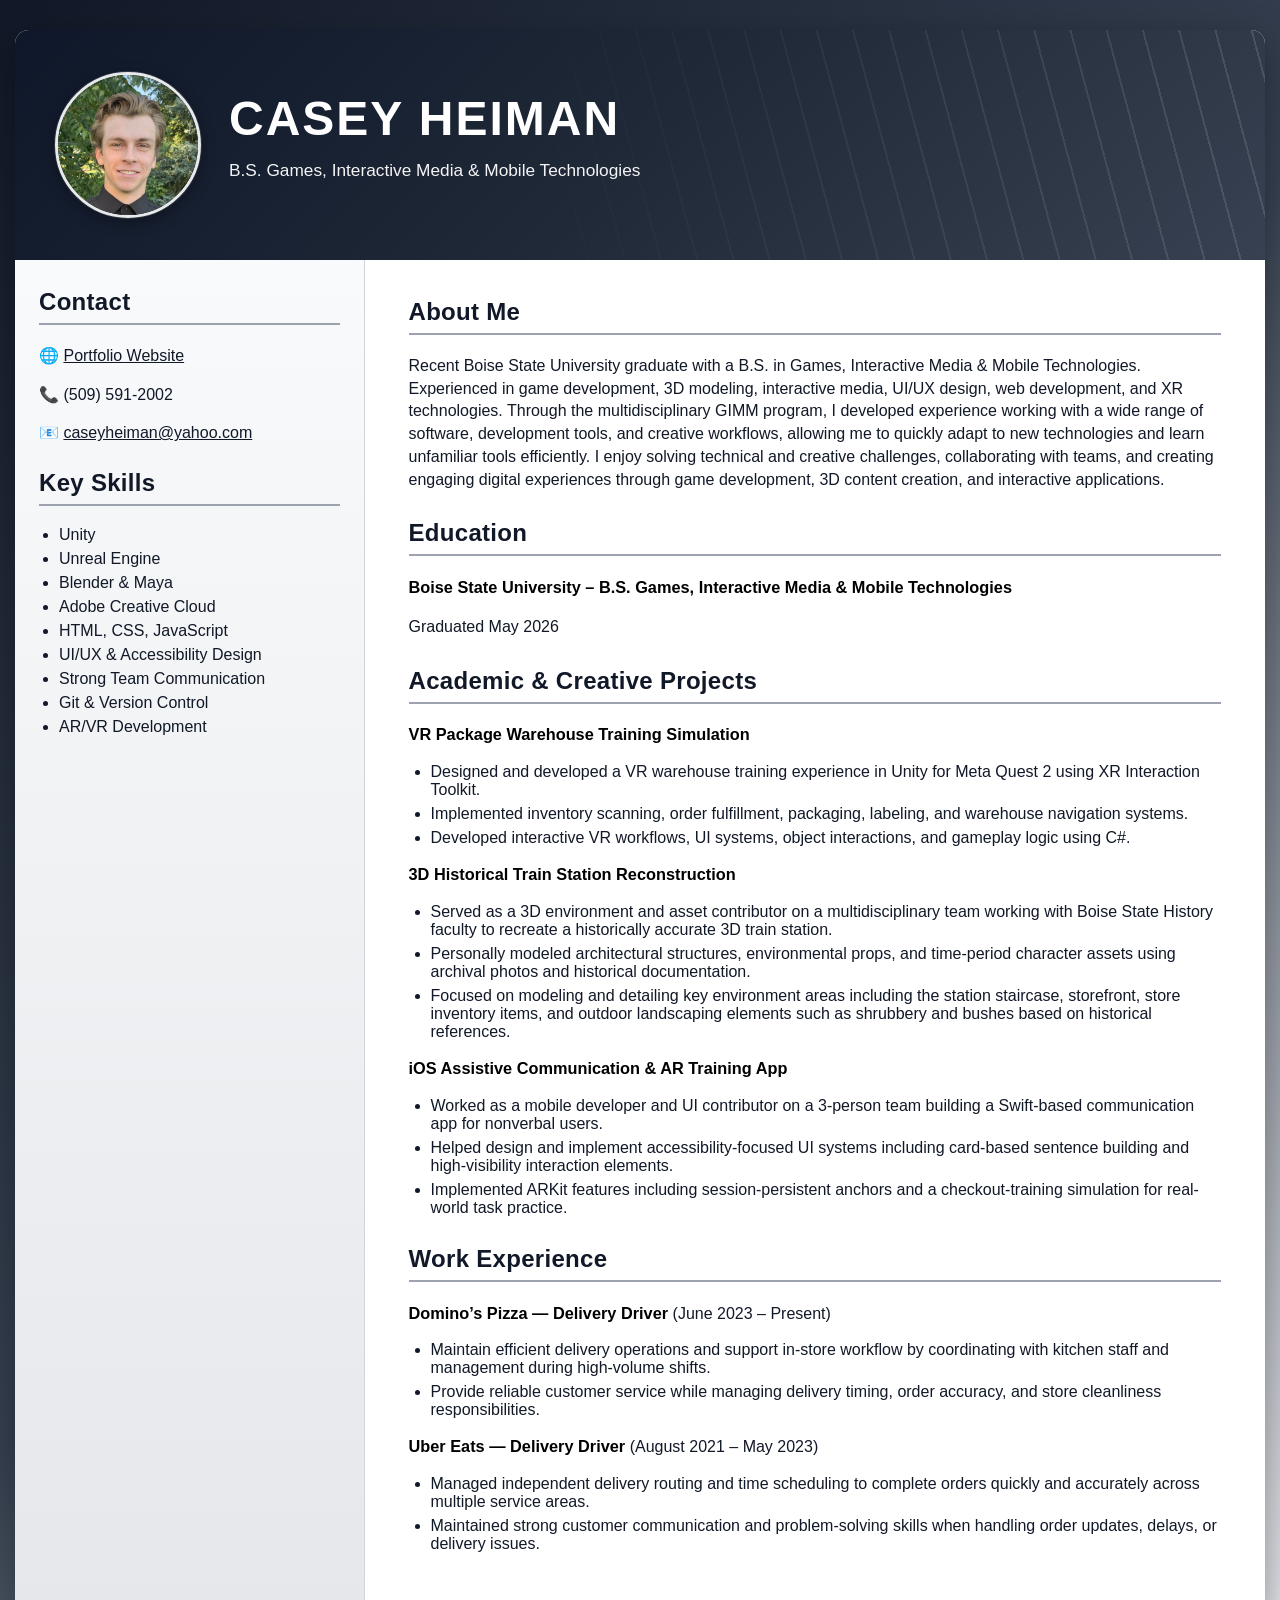
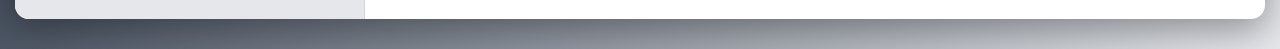
<file: index.html>
<!DOCTYPE html>
<html lang="en">

<head>
    <meta charset="UTF-8">
    <title>Casey Heiman - Resume</title>
    <meta name="viewport" content="width=device-width, initial-scale=1.0">
    <link rel="stylesheet" href="Resume.css">
</head>

<body>

    <div class="resume-wrapper">

        <header class="resume-header">
            <div class="profile-photo">
                <img src="Images/headshot.jpg" alt="Photo of Casey Heiman">
            </div>

            <div>
                <h1>CASEY HEIMAN</h1>
                <p>B.S. Games, Interactive Media & Mobile Technologies</p>
            </div>
        </header>

        <div class="resume-body">

            <aside class="sidebar">
                <h2>Contact</h2>
                <p>🌐 <a href="https://casey-heiman.github.io/dev/">Portfolio Website</a></p>
                <p>📞 (509) 591-2002</p>
                <p>📧 <a href="mailto:caseyheiman@yahoo.com">caseyheiman@yahoo.com</a></p>

                <h2>Key Skills</h2>
                <ul>
                    <li>Unity</li>
                    <li>Unreal Engine</li>
                    <li>Blender & Maya</li>
                    <li>Adobe Creative Cloud</li>
                    <li>HTML, CSS, JavaScript</li>
                    <li>UI/UX & Accessibility Design</li>
                    <li>Strong Team Communication</li>
                    <li>Git & Version Control</li>
                    <li>AR/VR Development</li>
                </ul>
            </aside>

            <main class="main-content">

                <section>
                    <h2>About Me</h2>
                    <p>
                        Recent Boise State University graduate with a B.S. in Games, Interactive Media & Mobile Technologies.
                        Experienced in game development, 3D modeling, interactive media, UI/UX design, web development, and XR technologies.
                        Through the multidisciplinary GIMM program, I developed experience working with a wide range of software, development tools, and creative workflows, allowing me to quickly adapt to new technologies and learn unfamiliar tools efficiently.
                        I enjoy solving technical and creative challenges, collaborating with teams, and creating engaging digital experiences through game development, 3D content creation, and interactive applications.
                    </p>
                </section>

                <section>
                    <h2>Education</h2>
                    <p><strong>Boise State University – B.S. Games, Interactive Media & Mobile Technologies</strong></p>
                    <p>Graduated May 2026</p>
                </section>

                <section>
                    <h2>Academic & Creative Projects</h2>


                    <p><strong>VR Package Warehouse Training Simulation</strong></p>
                    <ul>
                        <li>Designed and developed a VR warehouse training experience in Unity for Meta Quest 2 using XR Interaction Toolkit.</li>
                        <li>Implemented inventory scanning, order fulfillment, packaging, labeling, and warehouse navigation systems.</li>
                        <li>Developed interactive VR workflows, UI systems, object interactions, and gameplay logic using C#.</li>
                    </ul>

                    <p><strong>3D Historical Train Station Reconstruction</strong></p>
                    <ul>
                        <li>Served as a 3D environment and asset contributor on a multidisciplinary team working with Boise State History faculty to recreate a historically accurate 3D train station.</li>
                        <li>Personally modeled architectural structures, environmental props, and time-period character assets using archival photos and historical documentation.</li>
                        <li>Focused on modeling and detailing key environment areas including the station staircase, storefront, store inventory items, and outdoor landscaping elements such as shrubbery and bushes based on historical references.</li>

                    </ul>

                    <p><strong>iOS Assistive Communication & AR Training App</strong></p>
                    <ul>
                        <li>Worked as a mobile developer and UI contributor on a 3-person team building a Swift-based communication app for nonverbal users.</li>
                        <li>Helped design and implement accessibility-focused UI systems including card-based sentence building and high-visibility interaction elements.</li>
                        <li>Implemented ARKit features including session-persistent anchors and a checkout-training simulation for real-world task practice.</li>
                    </ul>
                </section>

                <section>
                    <h2>Work Experience</h2>

                    <p><strong>Domino’s Pizza — Delivery Driver</strong> (June 2023 – Present)</p>
                    <ul>
                        <li>Maintain efficient delivery operations and support in-store workflow by coordinating with kitchen staff and management during high-volume shifts.</li>
                        <li>Provide reliable customer service while managing delivery timing, order accuracy, and store cleanliness responsibilities.</li>
                    </ul>

                    <p><strong>Uber Eats — Delivery Driver</strong> (August 2021 – May 2023)</p>
                    <ul>
                        <li>Managed independent delivery routing and time scheduling to complete orders quickly and accurately across multiple service areas.</li>
                        <li>Maintained strong customer communication and problem-solving skills when handling order updates, delays, or delivery issues.</li>
                    </ul>
                </section>



            </main>
        </div>
    </div>

</body>

</html>
</file>
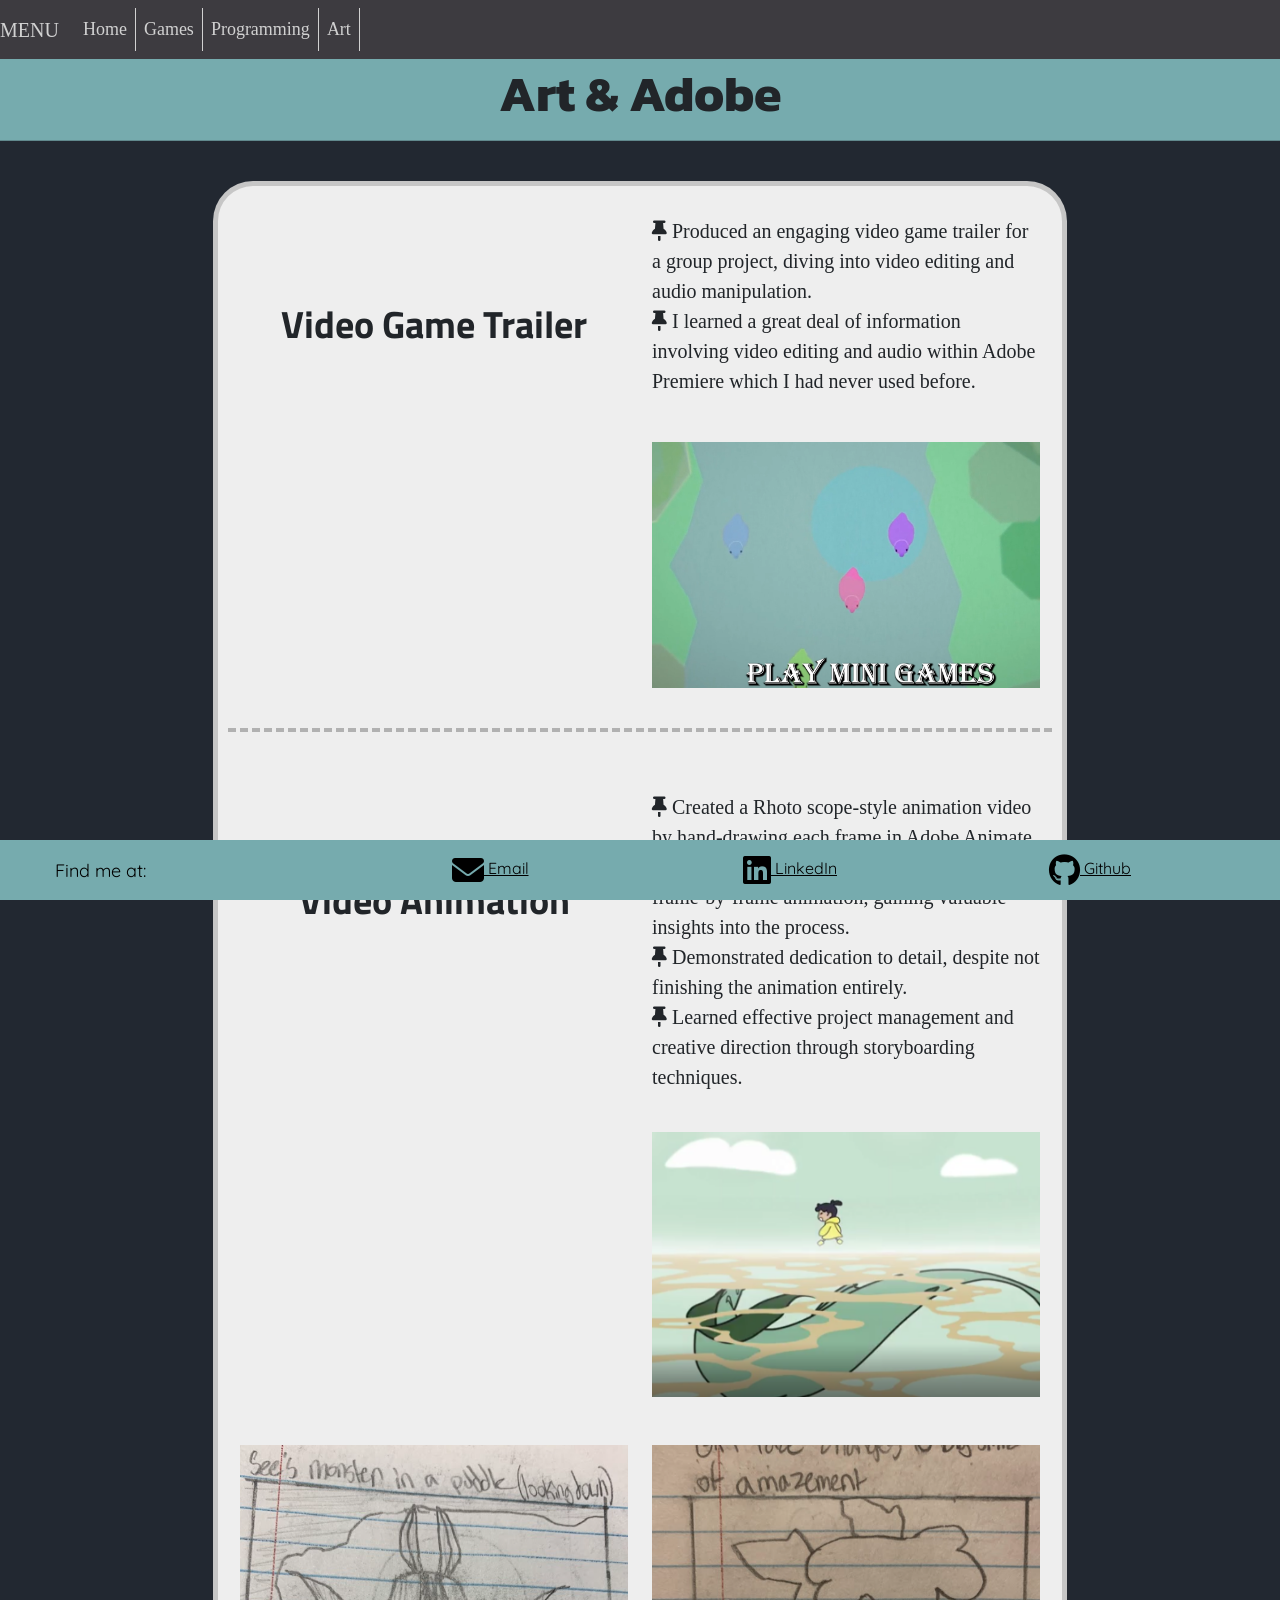
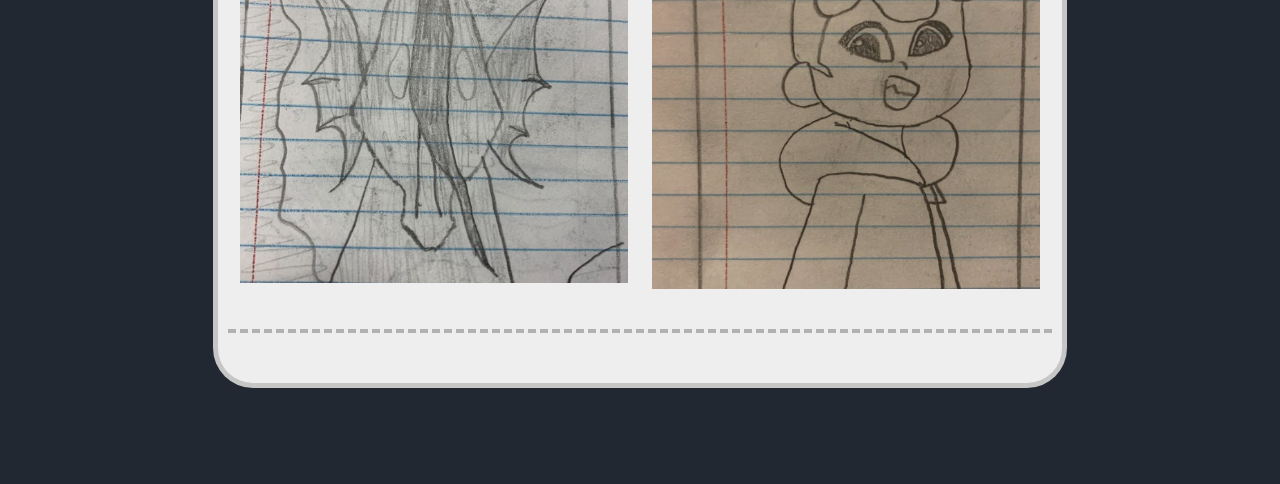
<file: artpage.html>
<!DOCTYPE html>
<html  lang="en">

    <head>
        <meta charset='utf-8' />
        <meta name='viewport' content='width=device-width, initial-scale=1' />
        
        <link rel='stylesheet' href='https://cdnjs.cloudflare.com/ajax/libs/font-awesome/6.2.1/css/all.min.css' />

        <title>Art Page</title>
        <!--Bootstrap-->
        <link href="https://cdn.jsdelivr.net/npm/bootstrap@5.3.2/dist/css/bootstrap.min.css" rel="stylesheet" integrity="sha384-T3c6CoIi6uLrA9TneNEoa7RxnatzjcDSCmG1MXxSR1GAsXEV/Dwwykc2MPK8M2HN" crossorigin="anonymous">
        <script src="https://cdn.jsdelivr.net/npm/bootstrap@5.3.2/dist/js/bootstrap.bundle.min.js" integrity="sha384-C6RzsynM9kWDrMNeT87bh95OGNyZPhcTNXj1NW7RuBCsyN/o0jlpcV8Qyq46cDfL" crossorigin="anonymous"></script>

        <!--Title Fonts-->
<link rel="preconnect" href="https://fonts.googleapis.com">
<link rel="preconnect" href="https://fonts.gstatic.com" crossorigin>
<link href="https://fonts.googleapis.com/css2?family=Archivo:ital,wght@0,100..900;1,100..900&family=Fredoka:wght@300..700&family=Kanit:ital,wght@0,100;0,200;0,300;0,400;0,500;0,600;0,700;0,800;0,900;1,100;1,200;1,300;1,400;1,500;1,600;1,700;1,800;1,900&family=Nunito:ital,wght@0,200..1000;1,200..1000&family=Quicksand:wght@300..700&family=Rubik:ital,wght@0,300..900;1,300..900&family=Titillium+Web:ital,wght@0,200;0,300;0,400;0,600;0,700;0,900;1,200;1,300;1,400;1,600;1,700&display=swap" rel="stylesheet">
  

        <link rel='stylesheet' href='assets/css/artstyle.css' />
    </head>

    <body>
      <body>

        
  <!--NAVBAR-->
  <nav class="navbar navbar-expand-lg navbar-light custom-navbar fixed-top">
    <a class="navbar-brand nav-font" href="#">MENU</a>
    <button class="navbar-toggler" type="button" data-toggle="collapse" data-target="#navbarNav"
      aria-controls="navbarNav" aria-expanded="false" aria-label="Toggle navigation">
      <span class="navbar-toggler-icon"></span>
    </button>
    <div class="collapse navbar-collapse" id="navbarNav">
      <ul class="navbar-nav">
        <li class="nav-item active">
          <a class="nav-link nav-font" href="index.html">Home</a>
        </li>
        <li class="nav-item">
          <a class="nav-link nav-font" href="gamespage.html">Games</a>
        </li>
        <li class="nav-item">
          <a class="nav-link nav-font" href="programmingpage.html">Programming</a>
        </li>
        <li class="nav-item">
          <a class="nav-link nav-font" href="#">Art<span class="sr-only">(current)</span></a>
        </li>
      </ul>
    </div>
  </nav>








        
<!--TITLE BAR-->
  <div id="topbar">
    <br>
    <h1>Art & Adobe</h1>
    <hr>
    
  </div>



  <br>
  <div class="container-fluid">
    <div class="row">
      <!-- Left Column -->
      <div class="col-sm-2">
      </div>
      <!-- Middle Column -->
      <div class="col-sm-8" id="centerbackground">




        <div class="container">
          <div class="row">
            <div class="col">
              <p class="titillium-web-bold">Video Game Trailer</p>
            </div>
            <div class="col">
              <p class="project-text">
                <i class="fa-solid fa-thumbtack"></i> Produced an engaging video game trailer for a group project, diving into video editing and audio manipulation.<br>
                <i class="fa-solid fa-thumbtack"></i> I learned a great deal of information involving video editing and audio within Adobe Premiere which I had never used before.<br>
                
              <br>
            </div>
            <div class="w-100"></div>
            
            <div class="col">
              <div class="video-container">
                <iframe class="videosize" src="https://www.youtube.com/embed/conIQu0LEvE?si=vgKQ3oxiLOlU4gJQ" title="YouTube video player" frameborder="0" allow="accelerometer; autoplay; clipboard-write; encrypted-media; gyroscope; picture-in-picture; web-share" allowfullscreen></iframe>
              </div>
            </div>


            <div class="col">
              <div><img src="assets/img/vt2.png" class="img-fluid"></div>
            </div>
          </div>
        </div>

        <br>

      <hr class="dashed">

      <br>




      <div class="container">
        <div class="row">
          <div class="col">
            <p class="titillium-web-bold">Video Animation</p>
          </div>
          <div class="col">
            <p class="project-text"><i class="fa-solid fa-thumbtack"></i> Created a Rhoto scope-style animation video by hand-drawing each frame in Adobe Animate and experienced the time and effort required for frame-by-frame animation, gaining valuable insights into the process.
              <br><i class="fa-solid fa-thumbtack"></i> Demonstrated dedication to detail, despite not finishing the animation entirely.
              <br><i class="fa-solid fa-thumbtack"></i> Learned effective project management and creative direction through storyboarding techniques. </p>
            <br>
          </div>
          <div class="w-100"></div>
          
          <div class="col">
            <div class="video-container">
              <iframe class="videosize" src="https://www.youtube.com/embed/lEe3OBf3hU4?si=0XhzENp9BFEiACqw" title="YouTube video player" frameborder="0" allow="accelerometer; autoplay; clipboard-write; encrypted-media; gyroscope; picture-in-picture; web-share" allowfullscreen></iframe>
            </div>
          </div>

          <div class="col">
            <div><img src="assets/img/a1.png" class="img-fluid"></div>
          </div>
        </div>
      </div>

      
      <br><br>

      <div class="container">
        <div class="row">
          <div class="col">
            <div><img src="assets/img/a2.png" class="img-fluid"></div>
          </div>
          <div class="col">
            <div><img src="assets/img/a3.png" class="img-fluid"></div>
          </div>
          <div class="w-100"></div>
        </div>
      </div>



      <br>

      <hr class="dashed">

      <br>










        <!-- Right Column -->
        <div class="col-sm-2">
        </div>
      </div>
    </div>
    <br><br><br><br>


    <div id="bottombar">
      <div class="container">
        <div class="row text-center">
          <!-- New column for "Find me at" text -->
          <div class="col-md-3">
            <p id="socialscolor" class="footfont">Find me at:</p>
          </div>
          <!-- Rest of the columns for social links -->
          <div class="col-md-3">
            <p>
              <a href='mailto:caseyheiman@u.boisestate.edu' class="footfont">
                <i class='fa-2x fa-solid fa-envelope'></i> Email
              </a>
            </p>
          </div>
          <div class="col-md-3">
            <p>
              <a href='https://www.linkedin.com/in/casey-heiman-0076232b1/' class="footfont">
                <i class='fa-2x fa-brands fa-linkedin'></i> LinkedIn
              </a>
            </p>
          </div>
          <div class="col-md-3">
            <p>
              <a href="#" class="footfont">
                <i class='fa-2x fa-brands fa-github'></i> Github
              </a>
            </p>
          </div>
        </div>
      </div>
    </div>

    
            <!-- Right Column -->
            <div class="col-sm-2">
            </div>
          </div>
        </div>
    </body>

</html>
</file>
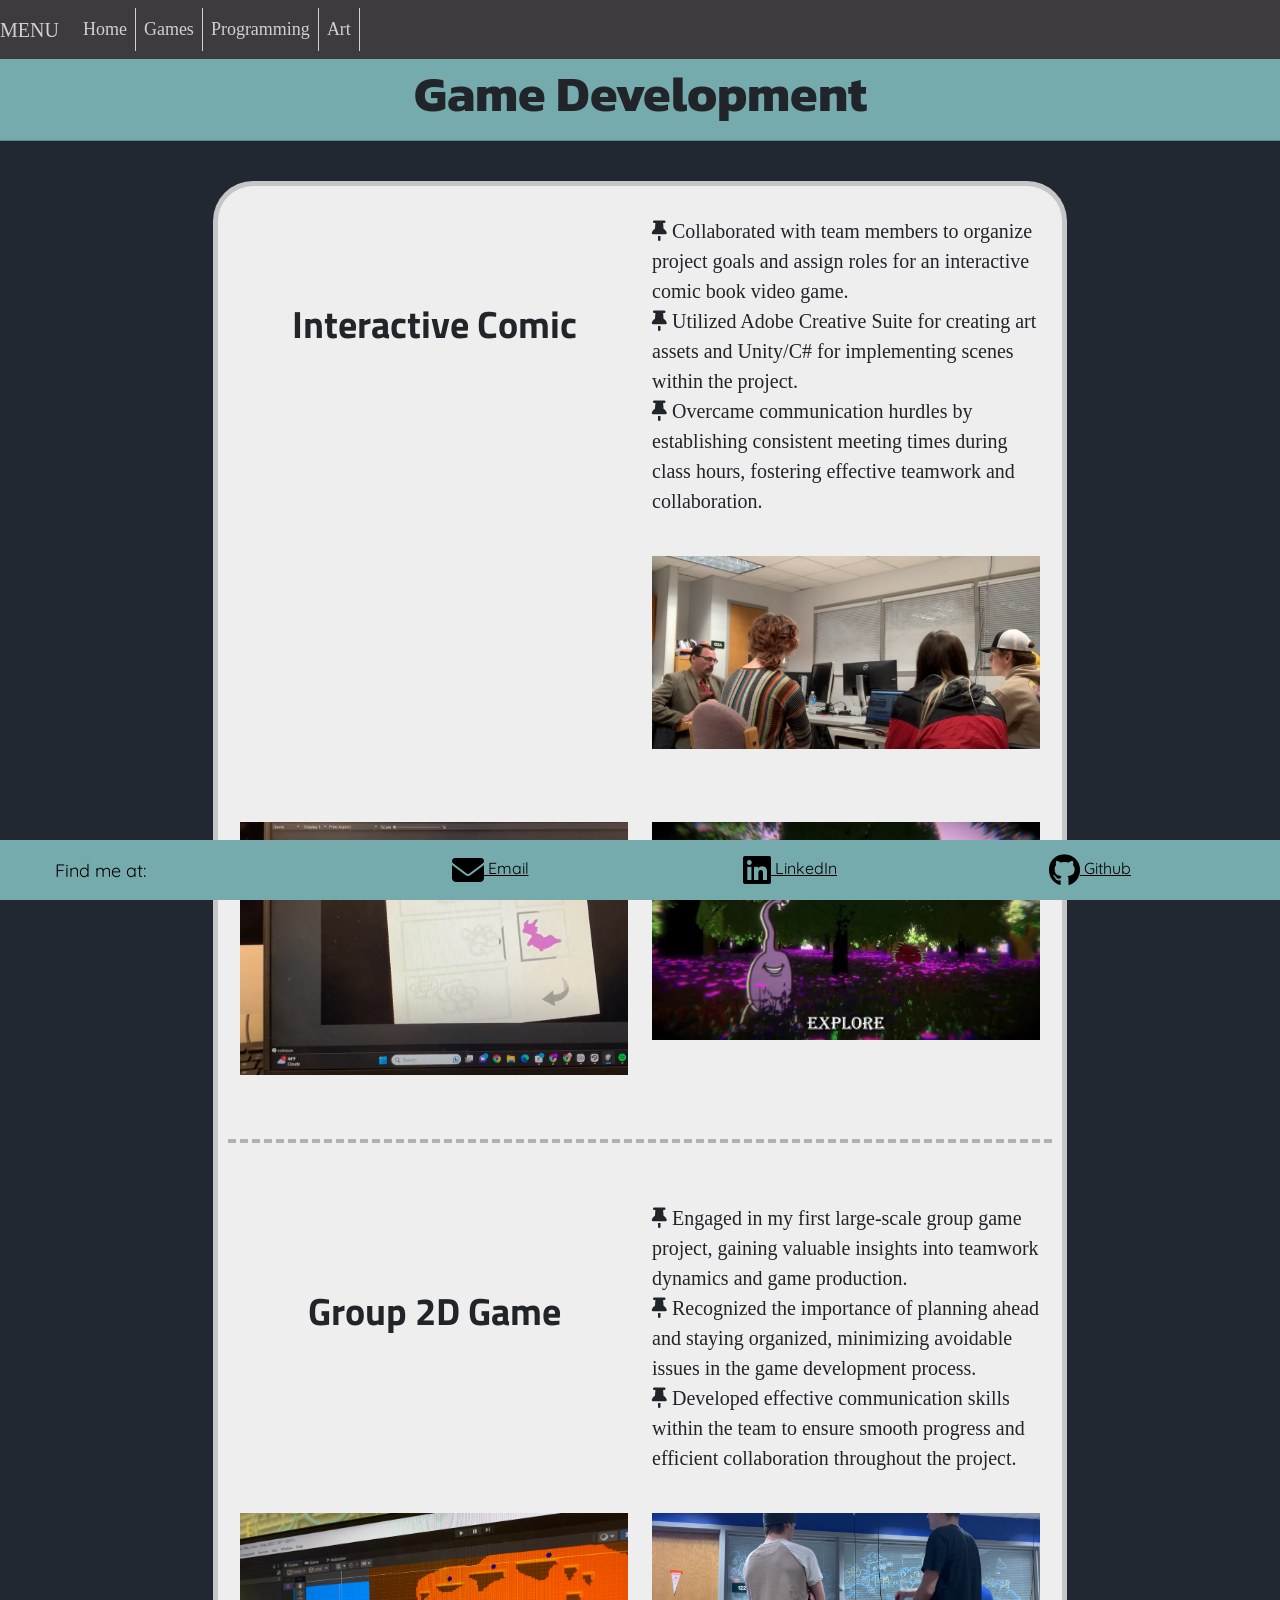
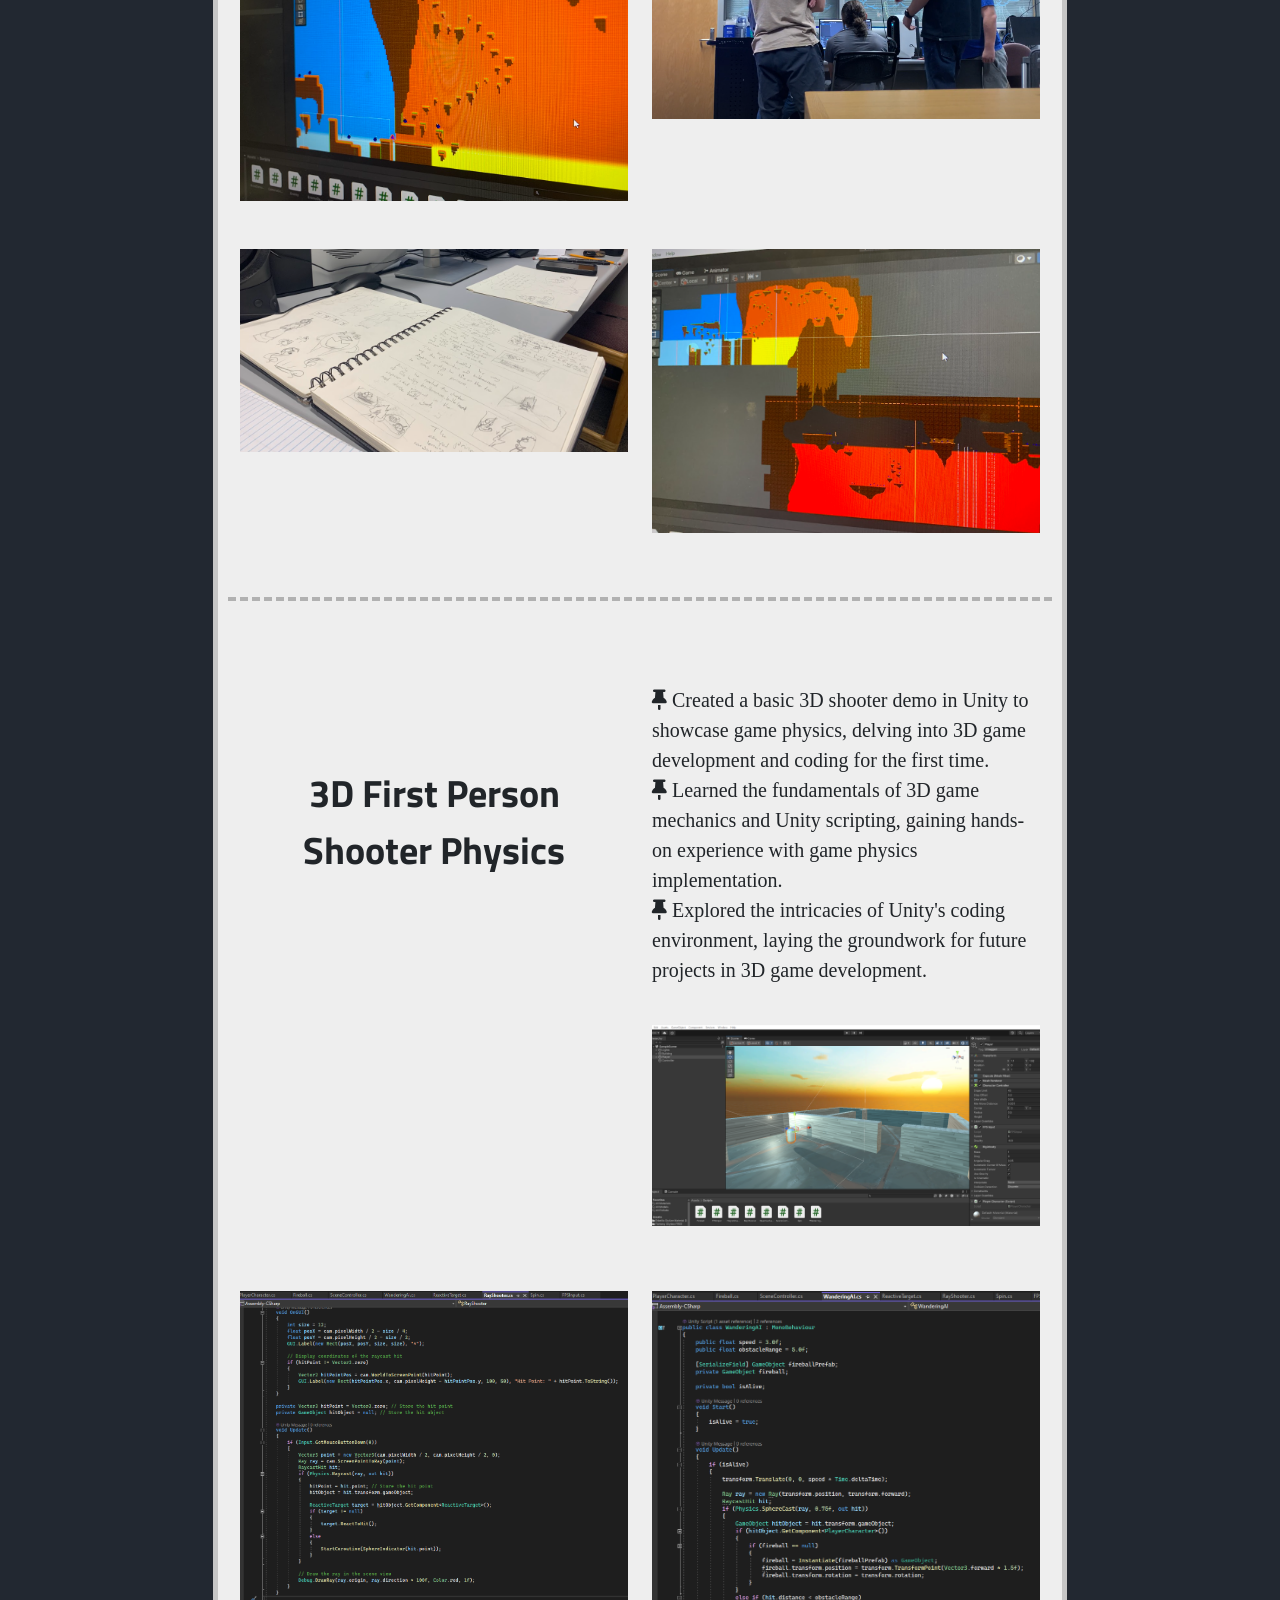
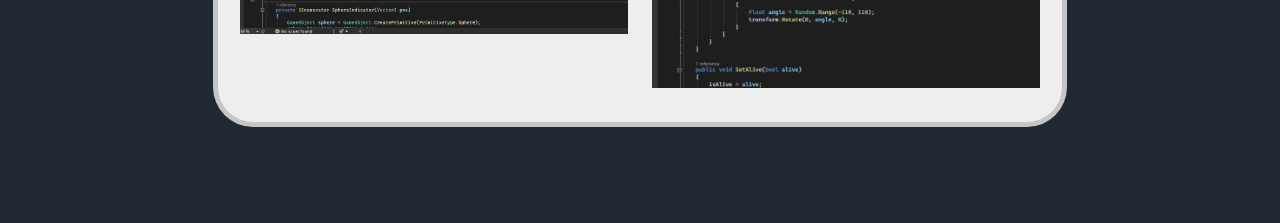
<file: gamespage.html>
<!DOCTYPE html>
<html  lang="en">

    <head>
        <meta charset='utf-8' />
        <meta name='viewport' content='width=device-width, initial-scale=1' />
        
        <link rel='stylesheet' href='https://cdnjs.cloudflare.com/ajax/libs/font-awesome/6.2.1/css/all.min.css' />
        <title>Games Page</title>

        <!--Bootstrap-->
  <link href="https://cdn.jsdelivr.net/npm/bootstrap@5.3.2/dist/css/bootstrap.min.css" rel="stylesheet"
  integrity="sha384-T3c6CoIi6uLrA9TneNEoa7RxnatzjcDSCmG1MXxSR1GAsXEV/Dwwykc2MPK8M2HN"
  crossorigin="anonymous">
<script src="https://cdn.jsdelivr.net/npm/bootstrap@5.3.2/dist/js/bootstrap.bundle.min.js"
  integrity="sha384-C6RzsynM9kWDrMNeT87bh95OGNyZPhcTNXj1NW7RuBCsyN/o0jlpcV8Qyq46cDfL"
  crossorigin="anonymous"></script>


<!--Title Fonts-->
<link rel="preconnect" href="https://fonts.googleapis.com">
<link rel="preconnect" href="https://fonts.gstatic.com" crossorigin>
<link href="https://fonts.googleapis.com/css2?family=Archivo:ital,wght@0,100..900;1,100..900&family=Fredoka:wght@300..700&family=Kanit:ital,wght@0,100;0,200;0,300;0,400;0,500;0,600;0,700;0,800;0,900;1,100;1,200;1,300;1,400;1,500;1,600;1,700;1,800;1,900&family=Nunito:ital,wght@0,200..1000;1,200..1000&family=Quicksand:wght@300..700&family=Rubik:ital,wght@0,300..900;1,300..900&family=Titillium+Web:ital,wght@0,200;0,300;0,400;0,600;0,700;0,900;1,200;1,300;1,400;1,600;1,700&display=swap" rel="stylesheet">
  


        <link rel='stylesheet' href='assets/css/gamesstyle.css' />
    </head>

    <body>

  <!--NAVBAR-->
  <nav class="navbar navbar-expand-lg navbar-light custom-navbar fixed-top">
    <a class="navbar-brand nav-font" href="#">MENU</a>
    <button class="navbar-toggler" type="button" data-toggle="collapse" data-target="#navbarNav"
      aria-controls="navbarNav" aria-expanded="false" aria-label="Toggle navigation">
      <span class="navbar-toggler-icon"></span>
    </button>
    <div class="collapse navbar-collapse" id="navbarNav">
      <ul class="navbar-nav">
        <li class="nav-item active">
          <a class="nav-link nav-font" href="index.html">Home</a>
        </li>
        <li class="nav-item">
          <a class="nav-link nav-font" href="#">Games<span class="sr-only">(current)</span></a>
        </li>
        <li class="nav-item">
          <a class="nav-link nav-font" href="programmingpage.html">Programming</a>
        </li>
        <li class="nav-item">
          <a class="nav-link nav-font" href="artpage.html">Art</a>
        </li>
      </ul>
    </div>
  </nav>


  



<!--TITLE BAR-->
<div id="topbar">
  <br>
  <h1>Game Development</h1>
  <hr>
  
</div>



<br>
<div class="container-fluid">
  <div class="row">
    <!-- Left Column -->
    <div class="col-sm-2">
    </div>
    <!-- Middle Column -->
    <div class="col-sm-8" id="centerbackground">

      <div class="container">
        <div class="row">
          <div class="col">
            <p class="titillium-web-bold">Interactive Comic</p>
          </div>
          <div class="col">
            <p class="project-text"><i class="fa-solid fa-thumbtack"></i> Collaborated with team members to organize project goals and assign roles for an interactive comic book video game.
              <br><i class="fa-solid fa-thumbtack"></i> Utilized Adobe Creative Suite for creating art assets and Unity/C# for implementing scenes within the project.
              <br><i class="fa-solid fa-thumbtack"></i> Overcame communication hurdles by establishing consistent meeting times during class hours, fostering effective teamwork and collaboration.</p>
            <br>
          </div>

          <div class="w-100"></div>

          <div class="col">
            <div class="video-container">
              <iframe src="https://www.youtube.com/embed/conIQu0LEvE?si=vgKQ3oxiLOlU4gJQ" title="YouTube video player" frameborder="0" allow="accelerometer; autoplay; clipboard-write; encrypted-media; gyroscope; picture-in-picture; web-share" allowfullscreen></iframe>
            </div>
          </div>
          
          <div class="col">
            <div><img src="assets/img/ICpic1.png" class="img-fluid"></div>
            
          </div>
        </div>
      </div>

      

      <br><br>

      <div class="container">
        <div class="row">
          <div class="col">
            <div><img src="assets/img/ICpic2.png" class="img-fluid"></div>
          </div>
          <div class="col">
            <div><img src="assets/img/ICpic3.jpg" class="img-fluid"></div>
          </div>
          <div class="w-100"></div>
        </div>
      </div>

      <br><br>

      <hr class="dashed">

      <br>




      <div class="container">
        <div class="row">
          <div class="col">
            <p class="titillium-web-bold">Group 2D Game</p>
          </div>
          <div class="col">
            <p class="project-text"><i class="fa-solid fa-thumbtack"></i> Engaged in my first large-scale group game project, gaining valuable insights into teamwork dynamics and game production.
              <br><i class="fa-solid fa-thumbtack"></i> Recognized the importance of planning ahead and staying organized, minimizing avoidable issues in the game development process.
              <br><i class="fa-solid fa-thumbtack"></i> Developed effective communication skills within the team to ensure smooth progress and efficient collaboration throughout the project.</p>
            <br>
          </div>
          <div class="w-100"></div>
          <div class="col">
            <div><img src="assets/img/2d1.png" class="img-fluid"></div>
          </div>
          <div class="col">
            <div><img src="assets/img/2d2.png" class="img-fluid"></div>
          </div>
        </div>
      </div>


      <br><br>


      <div class="container">
        <div class="row">
          <div class="col">
            <div><img src="assets/img/2d3.png" class="img-fluid"></div>
          </div>
          <div class="col">
            <div><img src="assets/img/2d4.png" class="img-fluid"></div>
          </div>
          <div class="w-100"></div>
        </div>
      </div>


      
      
      <br><br>
      <hr class="dashed">
      <br><br>







      <div class="container">
        <div class="row">
          <div class="col">
            <p class="titillium-web-bold">3D First Person Shooter Physics</p>
          </div>
          <div class="col">
            <p class="project-text"><i class="fa-solid fa-thumbtack"></i> Created a basic 3D shooter demo in Unity to showcase game physics, delving into 3D game development and coding for the first time.
              <br><i class="fa-solid fa-thumbtack"></i> Learned the fundamentals of 3D game mechanics and Unity scripting, gaining hands-on experience with game physics implementation.
              <br><i class="fa-solid fa-thumbtack"></i> Explored the intricacies of Unity's coding environment, laying the groundwork for future projects in 3D game development.</p>
            <br>
          </div>

          <div class="w-100"></div>

          <div class="col">
            <div class="video-container">
              <iframe class="videosize" src="https://www.youtube.com/embed/y08vVKD9yVA?si=vT8m-8mD1DyVbO-J" title="YouTube video player" frameborder="0" allow="accelerometer; autoplay; clipboard-write; encrypted-media; gyroscope; picture-in-picture; web-share" allowfullscreen></iframe>
            </div>
          </div>
          

          <div class="col">
            <div><img src="assets/img/3d1.png" class="img-fluid"></div>
            
          </div>
        </div>
      </div>

      <br><br>

      <div class="container">
        <div class="row">
          <div class="col">
            <div><img src="assets/img/3d2.png" class="img-fluid"></div>
          </div>
          <div class="col">
            <div><img src="assets/img/3d3.png" class="img-fluid"></div>
          </div>
          <div class="w-100"></div>
        </div>
      </div>
      <br>






      <!-- Right Column -->
      <div class="col-sm-2">
      </div>
    </div>
  </div>
  <br><br>


  
  <br><br>

  <div id="bottombar">
    <div class="container">
      <div class="row text-center">
        <!-- New column for "Find me at" text -->
        <div class="col-md-3">
          <p id="socialscolor" class="footfont">Find me at:</p>
        </div>
        <!-- Rest of the columns for social links -->
        <div class="col-md-3">
          <p>
            <a href='mailto:caseyheiman@u.boisestate.edu' class="footfont">
              <i class='fa-2x fa-solid fa-envelope'></i> Email
            </a>
          </p>
        </div>
        <div class="col-md-3">
          <p>
            <a href='https://www.linkedin.com/in/casey-heiman-0076232b1/' class="footfont">
              <i class='fa-2x fa-brands fa-linkedin'></i> LinkedIn
            </a>
          </p>
        </div>
        <div class="col-md-3">
          <p>
            <a href="#" class="footfont">
              <i class='fa-2x fa-brands fa-github'></i> Github
            </a>
          </p>
        </div>
      </div>
    </div>
  </div>



 
  


    </body>

</html>
</file>
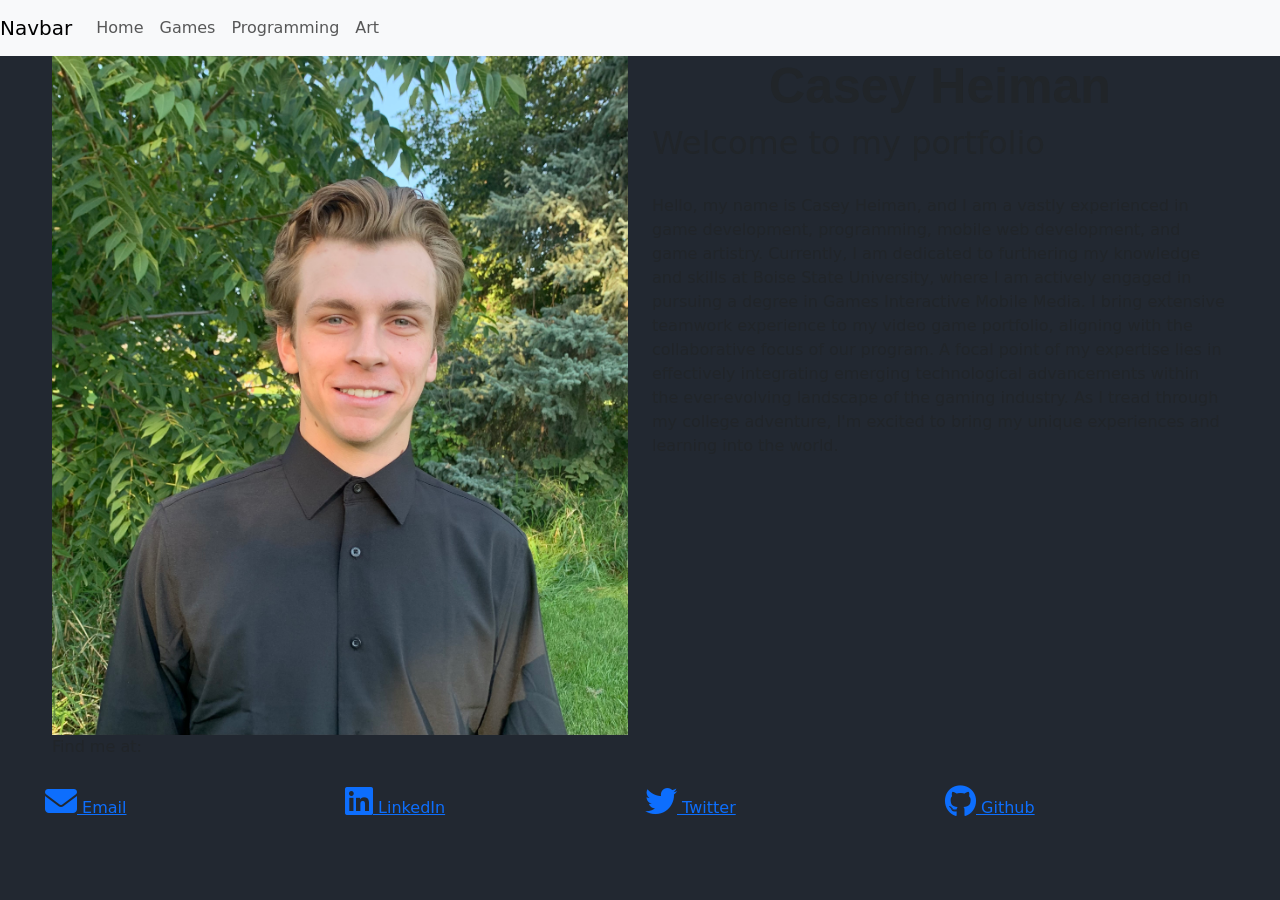
<file: PA3.html>
<!DOCTYPE html>
<html>
    <head>
        <meta charset='utf-8' />
        <meta name='viewport' content='width=device-width, initial-scale=1' />
        
        <link rel='stylesheet' href='https://cdnjs.cloudflare.com/ajax/libs/font-awesome/6.2.1/css/all.min.css' />

        <!--Bootstrap-->
        <link href="https://cdn.jsdelivr.net/npm/bootstrap@5.3.2/dist/css/bootstrap.min.css" rel="stylesheet" integrity="sha384-T3c6CoIi6uLrA9TneNEoa7RxnatzjcDSCmG1MXxSR1GAsXEV/Dwwykc2MPK8M2HN" crossorigin="anonymous">
        <script src="https://cdn.jsdelivr.net/npm/bootstrap@5.3.2/dist/js/bootstrap.bundle.min.js" integrity="sha384-C6RzsynM9kWDrMNeT87bh95OGNyZPhcTNXj1NW7RuBCsyN/o0jlpcV8Qyq46cDfL" crossorigin="anonymous"></script>

        <link rel='stylesheet' href='assets/css/homestyle.css' />
    </head>
    <body>
        
<!--Bootstrap Navbar-->
        <nav class="navbar navbar-expand-lg navbar-light bg-light">
            <a class="navbar-brand" href="#">Navbar</a>
            <button class="navbar-toggler" type="button" data-toggle="collapse" data-target="#navbarNav" aria-controls="navbarNav" aria-expanded="false" aria-label="Toggle navigation">
              <span class="navbar-toggler-icon"></span>
            </button>
            <div class="collapse navbar-collapse" id="navbarNav">
              <ul class="navbar-nav">
                <li class="nav-item active">
                  <a class="nav-link" href="#">Home <span class="sr-only">(current)</span></a>
                </li>
                <li class="nav-item">
                  <a class="nav-link" href="file:///C:/Users/casey/OneDrive/Desktop/G300%20Web%20Development2/PA3/gamespage/gamespage.html">Games</a>
                </li>
                <li class="nav-item">
                  <a class="nav-link" href="file:///C:/Users/casey/OneDrive/Desktop/G300%20Web%20Development2/PA3/programmingpage/programmingpage.html">Programming</a>
                </li>
                <li class="nav-item">
                  <a class="nav-link" href="file:///C:/Users/casey/OneDrive/Desktop/G300%20Web%20Development2/PA3/artpage/artpage.html">Art</a>
                </li>
              </ul>
            </div>
          </nav>



        <div id='content'>
            <div class="container">
                <div class="row">
                  <div class="col">
                    <div><img src="assets/img/selfimage.jpg" class="img-fluid" id="selfimg"></div>
                  </div>
                  <div class="col">
                    <h1>Casey Heiman</h1>

            <h2>Welcome to my portfolio</h2>

            <br>


            <p>
              Hello, my name is Casey Heiman, and I am a vastly experienced in game development, programming, mobile web development, and game artistry. Currently, I am dedicated to furthering my knowledge and skills at Boise State University, where I am actively engaged in pursuing a degree in Games Interactive Mobile Media. I bring extensive teamwork experience to my video game portfolio, aligning with the collaborative focus of our program. A focal point of my expertise lies in effectively integrating emerging technological advancements within the ever-evolving landscape of the gaming industry. As I tread through my college adventure, I'm excited to bring my unique experiences and learning into the world.
              
              </p>
                  </div>
                </div>
              </div>
            </div>




        <!--4 column Footer-->
        <div class="container" id="footer">
            <p>Find me at:</p>


            <div class="row">
              <div class="col-md-3">
                <p>
                <a href='mailto:caseyheiman@u.boisestate.edu'>
                    <i class='fa-2x fa-solid fa-envelope'></i> Email
                </a>
            </p>
              </div>
              <div class="col-md-3">
                <p>
                    <a href='https://www.linkedin.com/in/casey-heiman-0076232b1/'>
                        <i class='fa-2x fa-brands fa-linkedin'></i> LinkedIn
                    </a>
                </p>
              </div>
              <div class="col-md-3">
                <p>
                    <a href='https://www.twitter.com/jack_polifka'>
                        <i class='fa-2x fa-brands fa-twitter'></i> Twitter
                    </a>
                </p>
              </div>
              <div class="col-md-3">
                <p>
                    <a href='https://github.com/Casey-Heiman'>
                        <i class='fa-2x fa-brands fa-github'></i> Github
                    </a>
                </p>
              </div>
            </div>
          </div>


        <div class='ribbon'></div>
    </body>
</html>
</file>
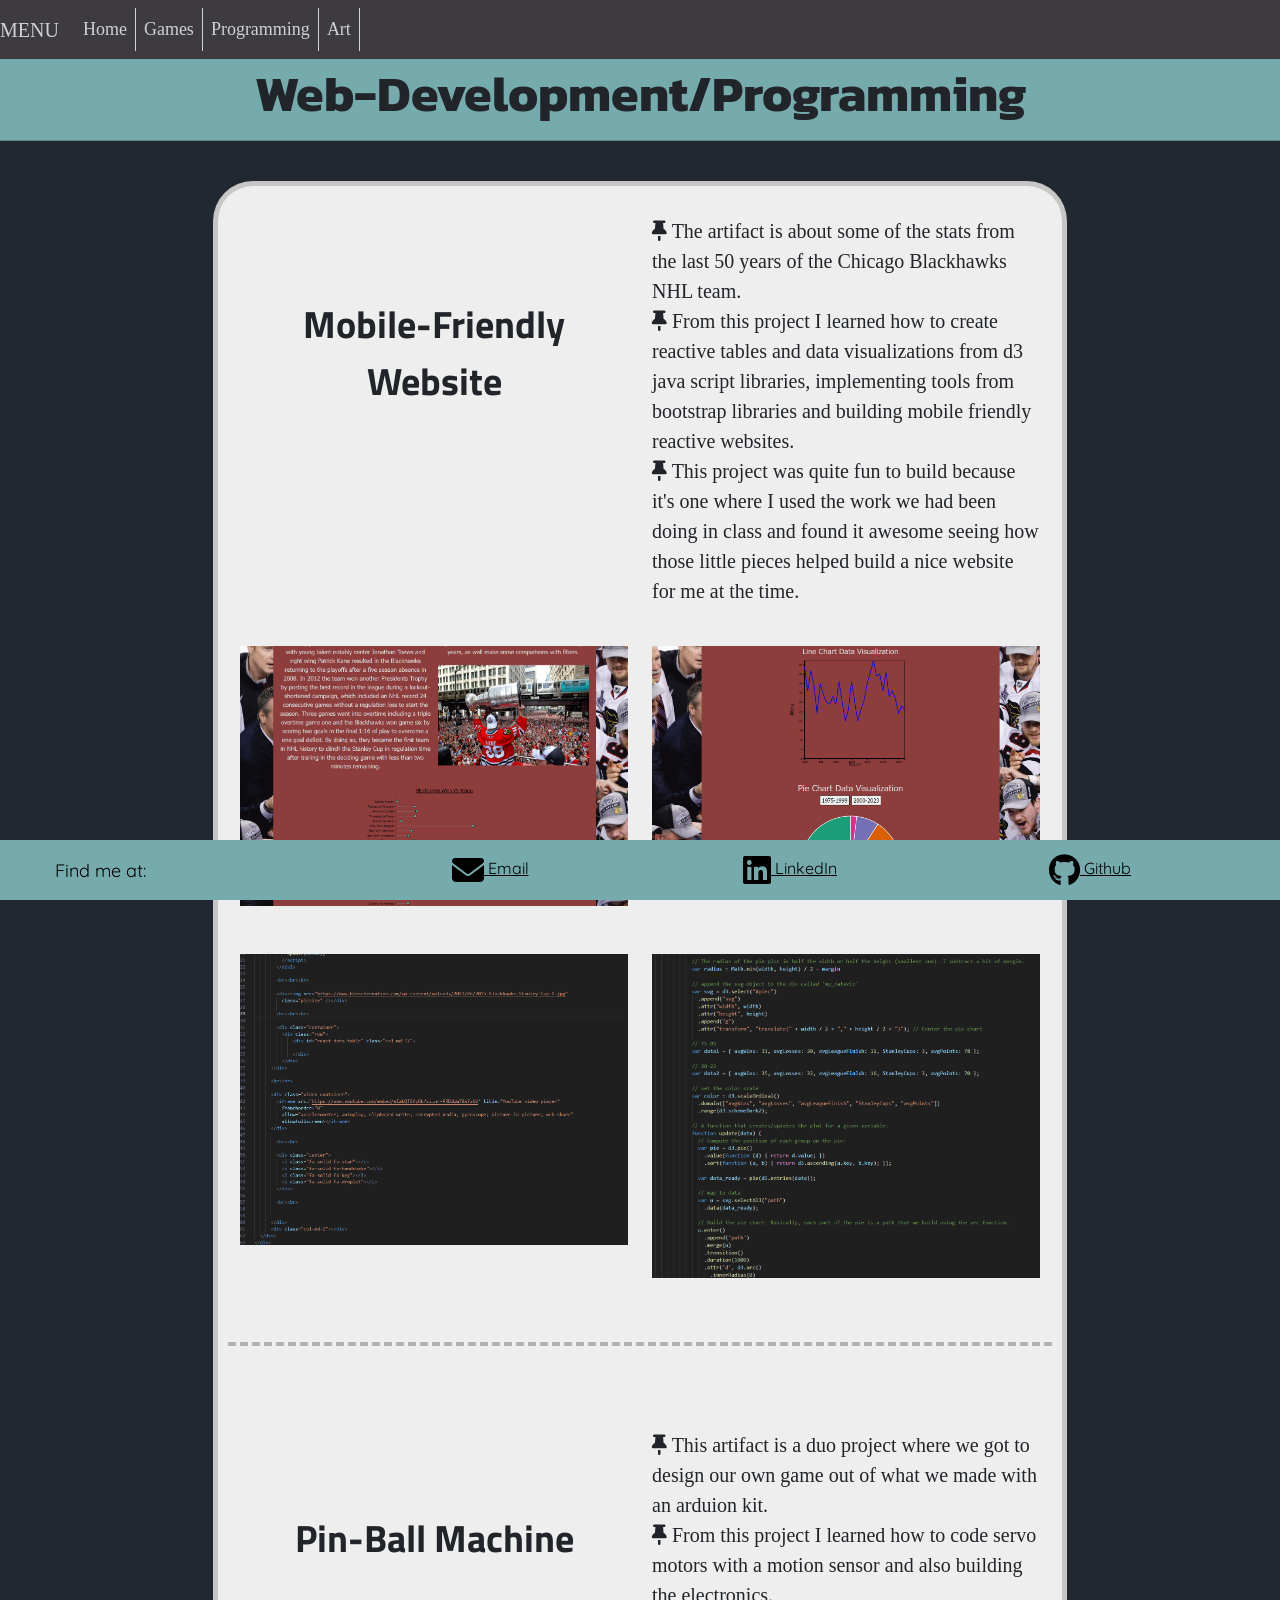
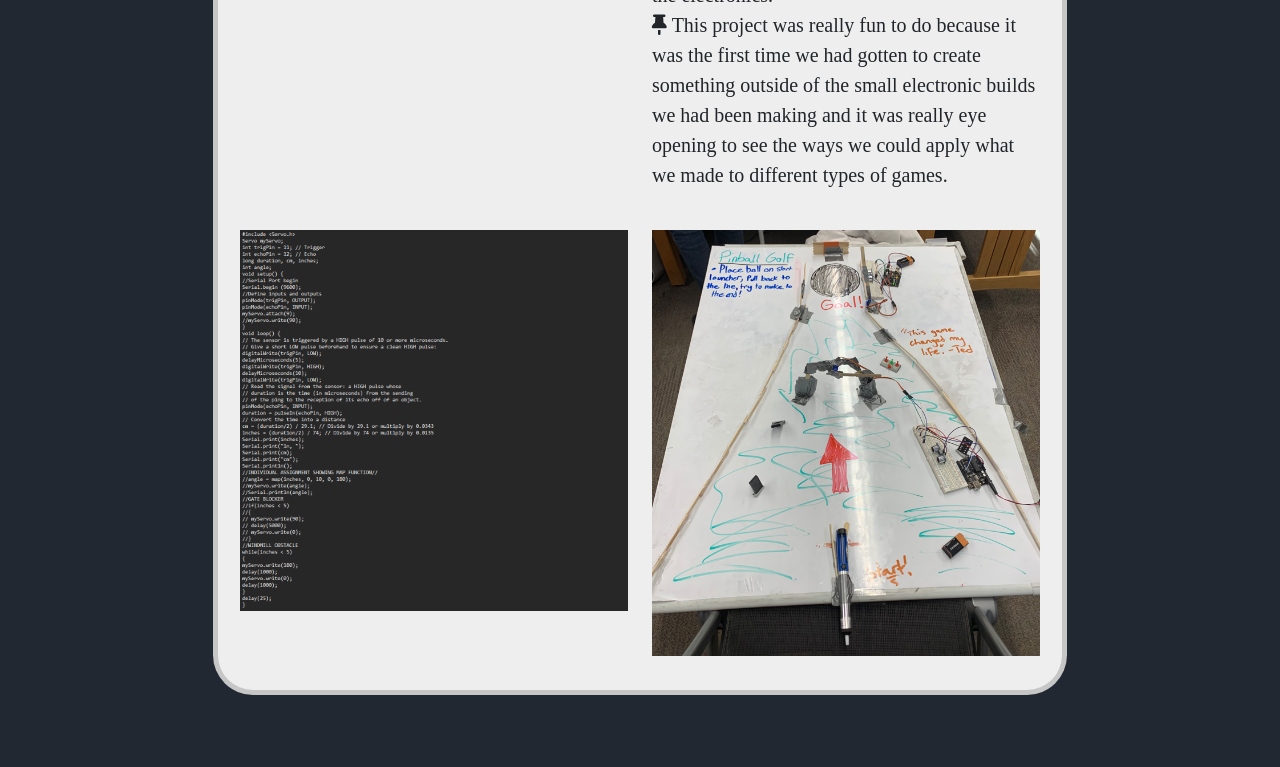
<file: programmingpage.html>
<!DOCTYPE html>
<html lang="en">

<head>
  <meta charset='utf-8' />
  <meta name='viewport' content='width=device-width, initial-scale=1' />

  <link rel='stylesheet' href='https://cdnjs.cloudflare.com/ajax/libs/font-awesome/6.2.1/css/all.min.css' />

  <title>Programming Page</title>
  <!--Bootstrap-->
  <link href="https://cdn.jsdelivr.net/npm/bootstrap@5.3.2/dist/css/bootstrap.min.css" rel="stylesheet"
    integrity="sha384-T3c6CoIi6uLrA9TneNEoa7RxnatzjcDSCmG1MXxSR1GAsXEV/Dwwykc2MPK8M2HN"
    crossorigin="anonymous">
  <script src="https://cdn.jsdelivr.net/npm/bootstrap@5.3.2/dist/js/bootstrap.bundle.min.js"
    integrity="sha384-C6RzsynM9kWDrMNeT87bh95OGNyZPhcTNXj1NW7RuBCsyN/o0jlpcV8Qyq46cDfL"
    crossorigin="anonymous"></script>


  <!--Title Fonts-->
  <link rel="preconnect" href="https://fonts.googleapis.com">
<link rel="preconnect" href="https://fonts.gstatic.com" crossorigin>
<link href="https://fonts.googleapis.com/css2?family=Archivo:ital,wght@0,100..900;1,100..900&family=Fredoka:wght@300..700&family=Kanit:ital,wght@0,100;0,200;0,300;0,400;0,500;0,600;0,700;0,800;0,900;1,100;1,200;1,300;1,400;1,500;1,600;1,700;1,800;1,900&family=Nunito:ital,wght@0,200..1000;1,200..1000&family=Quicksand:wght@300..700&family=Rubik:ital,wght@0,300..900;1,300..900&family=Titillium+Web:ital,wght@0,200;0,300;0,400;0,600;0,700;0,900;1,200;1,300;1,400;1,600;1,700&display=swap" rel="stylesheet">

  <link rel='stylesheet' href='assets/css/programmingstyle.css' />
</head>

<body>

  <!--NAVBAR-->
  <nav class="navbar navbar-expand-lg navbar-light custom-navbar fixed-top">
    <a class="navbar-brand nav-font" href="#">MENU</a>
    <button class="navbar-toggler" type="button" data-toggle="collapse" data-target="#navbarNav"
      aria-controls="navbarNav" aria-expanded="false" aria-label="Toggle navigation">
      <span class="navbar-toggler-icon"></span>
    </button>
    <div class="collapse navbar-collapse" id="navbarNav">
      <ul class="navbar-nav">
        <li class="nav-item active">
          <a class="nav-link nav-font" href="index.html">Home</a>
        </li>
        <li class="nav-item">
          <a class="nav-link nav-font" href="gamespage.html">Games</a>
        </li>
        <li class="nav-item">
          <a class="nav-link nav-font" href="#">Programming<span class="sr-only">(current)</span></a>
        </li>
        <li class="nav-item">
          <a class="nav-link nav-font" href="artpage.html">Art</a>
        </li>
      </ul>
    </div>
  </nav>
  




<!--TITLE BAR-->
  <div id="topbar">
    <br>
    <h1>Web-Development/Programming</h1>
    <hr>
    
  </div>



  <br>
  <div class="container-fluid">
    <div class="row">
      <!-- Left Column -->
      <div class="col-sm-2">
      </div>
      <!-- Middle Column -->
      <div class="col-sm-8" id="centerbackground">

        <div class="container">
          <div class="row">
            <div class="col">
              <p class="titillium-web-bold">Mobile-Friendly Website</p>
            </div>
            <div class="col">
              <p class="project-text"><i class="fa-solid fa-thumbtack"></i> The artifact is about some of the stats
                from the last 50 years of
                the Chicago Blackhawks NHL team.
                <br><i class="fa-solid fa-thumbtack"></i> From this project I learned how to create reactive tables
                and
                data visualizations from d3
                java script libraries, implementing tools from bootstrap libraries
                and building mobile friendly
                reactive websites.<br><i class="fa-solid fa-thumbtack"></i> This project was quite fun to build because
                it's one where I used the work
                we had been doing in class and found it awesome seeing how those
                little pieces helped build a
                nice website for me at the time. </p>
              <br>
            </div>

            <div class="w-100"></div>

            <div class="col">
              <div><img src="assets/img/blackhawkswebsite.png" class="img-fluid"></div>
            </div>

            <div class="col">
              <div><img src="assets/img/bh2.png" class="img-fluid"></div>
              
            </div>
          </div>
        </div>

        <br><br>

        <div class="container">
          <div class="row">
            <div class="col">
              <div><img src="assets/img/code2.png" class="img-fluid"></div>
            </div>
            <div class="col">
              <div><img src="assets/img/code1.png" class="img-fluid"></div>
            </div>
            <div class="w-100"></div>
          </div>
        </div>

        <br><br>
        <hr class="dashed">
        <br><br>




        <div class="container">
          <div class="row">
            <div class="col">
              <p class="titillium-web-bold">Pin-Ball Machine</p>
            </div>
            <div class="col">
              <p class="project-text"><i class="fa-solid fa-thumbtack"></i> This artifact is a duo project where we got
                to design our own game out of what we made with an arduion kit.
                <br><i class="fa-solid fa-thumbtack"></i> From this project I learned how to code servo motors with a
                motion sensor and also building the electronics.
                <br><i class="fa-solid fa-thumbtack"></i> This project was really fun to do because it was the first
                time we had gotten to create something outside of the small electronic builds we had been making and it
                was really eye opening to see the ways we could apply what we made to different types of games. </p>
              <br>
            </div>
            <div class="w-100"></div>
            <div class="col">
              <div><img src="assets/img/pb1.png" class="img-fluid"></div>
            </div>
            <div class="col">
              <div><img src="assets/img/pb2.png" class="img-fluid"></div>
            </div>
          </div>
        </div>


        <br>






        <!-- Right Column -->
        <div class="col-sm-2">
        </div>
      </div>
    </div>
    <br><br><br>


    


    <div id="bottombar">
      <div class="container">
        <div class="row text-center">
          <!-- New column for "Find me at" text -->
          <div class="col-md-3">
            <p id="socialscolor" class="footfont">Find me at:</p>
          </div>
          <!-- Rest of the columns for social links -->
          <div class="col-md-3">
            <p>
              <a href='mailto:caseyheiman@u.boisestate.edu' class="footfont">
                <i class='fa-2x fa-solid fa-envelope'></i> Email
              </a>
            </p>
          </div>
          <div class="col-md-3">
            <p>
              <a href='https://www.linkedin.com/in/casey-heiman-0076232b1/' class="footfont">
                <i class='fa-2x fa-brands fa-linkedin'></i> LinkedIn
              </a>
            </p>
          </div>
          <div class="col-md-3">
            <p>
              <a href="#" class="footfont">
                <i class='fa-2x fa-brands fa-github'></i> Github
              </a>
            </p>
          </div>
        </div>
      </div>
    </div>
    



</body>

</html>
</file>
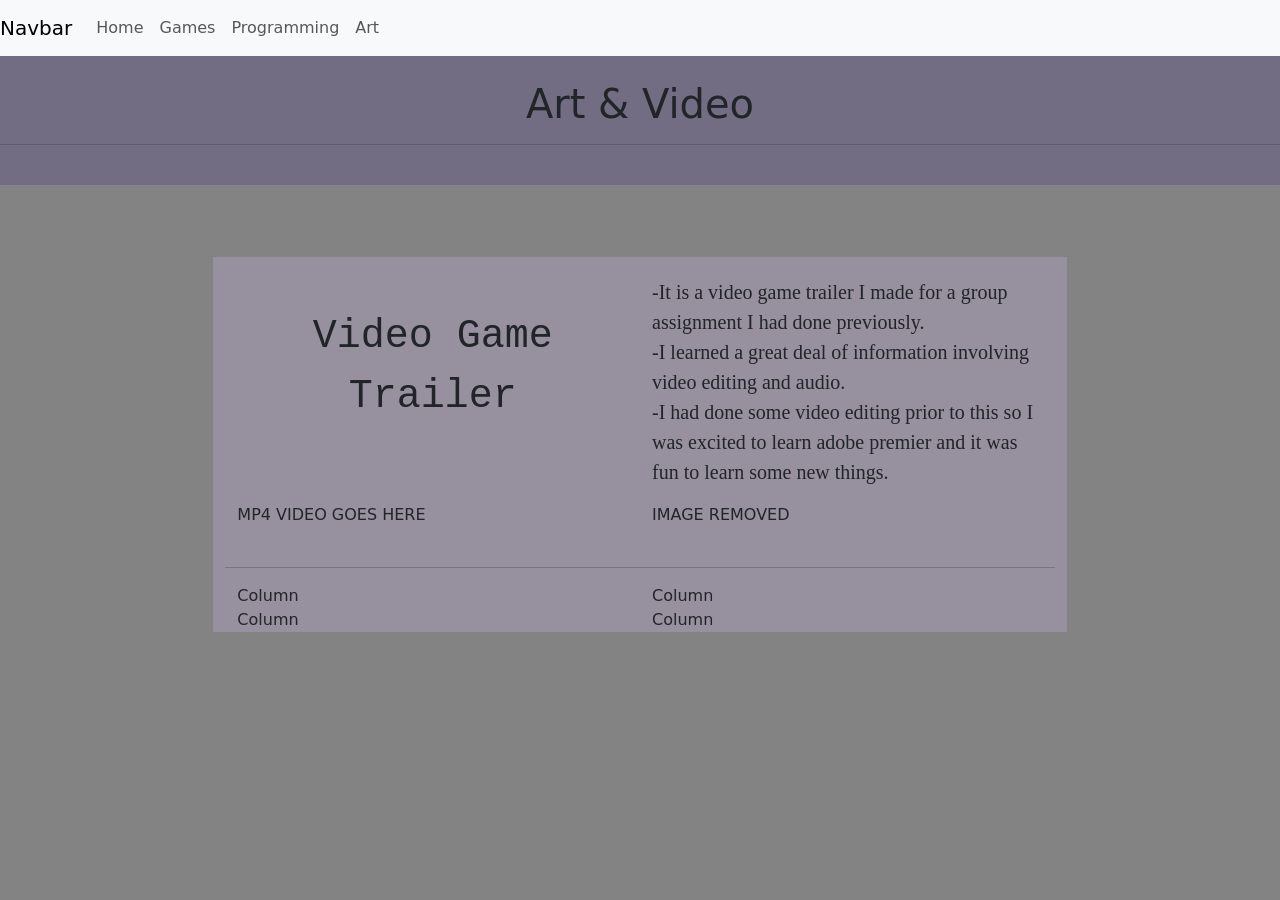
<file: artpage/artpage.html>
<!DOCTYPE html>
<html>

    <head>
        <meta charset='utf-8' />
        <meta name='viewport' content='width=device-width, initial-scale=1' />
        
        <link rel='stylesheet' href='https://cdnjs.cloudflare.com/ajax/libs/font-awesome/6.2.1/css/all.min.css' />

        <!--Bootstrap-->
        <link href="https://cdn.jsdelivr.net/npm/bootstrap@5.3.2/dist/css/bootstrap.min.css" rel="stylesheet" integrity="sha384-T3c6CoIi6uLrA9TneNEoa7RxnatzjcDSCmG1MXxSR1GAsXEV/Dwwykc2MPK8M2HN" crossorigin="anonymous">
        <script src="https://cdn.jsdelivr.net/npm/bootstrap@5.3.2/dist/js/bootstrap.bundle.min.js" integrity="sha384-C6RzsynM9kWDrMNeT87bh95OGNyZPhcTNXj1NW7RuBCsyN/o0jlpcV8Qyq46cDfL" crossorigin="anonymous"></script>

        <link rel='stylesheet' href='assets/css/artstyle.css' />
    </head>

    <body>
      <body>

        <nav class="navbar navbar-expand-lg navbar-light bg-light">
          <a class="navbar-brand" href="#">Navbar</a>
          <button class="navbar-toggler" type="button" data-toggle="collapse"
            data-target="#navbarNav"
            aria-controls="navbarNav" aria-expanded="false"
            aria-label="Toggle navigation">
            <span class="navbar-toggler-icon"></span>
          </button>
          <div class="collapse navbar-collapse" id="navbarNav">
            <ul class="navbar-nav">
              <li class="nav-item active">
                <a class="nav-link"
                  href="file:///C:/Users/casey/Portfolio/homepage.html">Home</a>
              </li>
              <li class="nav-item">
                <a class="nav-link"
                  href="file:///C:/Users/casey/Portfolio/gamespage/gamespage.html">Games</a>
              </li>
              <li class="nav-item">
                <a class="nav-link" href="file:///C:/Users/casey/Portfolio/programmingpage/programmingpage.html">Programming</a>
              </li>
              <li class="nav-item">
                <a class="nav-link"
                  href="#">Art<span
                  class="sr-only">(current)</span></a>
              </li>
            </ul>
          </div>
        </nav>
    
        <div id="topbar"><br><h1>Art & Video</h1><hr><br></div>
        
    
        <br><br><br>
    
        <div class="container-fluid">
          <div class="row">
            <!-- Left Column -->
            <div class="col-sm-2">
             
            </div>
            <!-- Middle Column -->
            <div class="col-sm-8"  id="centerbackground">
    
              <div class="container">
                <div class="row">
                  <div class="col"><p class="project-title">Video Game Trailer</p></div>
                  <div class="col"><p class="project-text">-It is a video game trailer I made for a group assignment I had done previously.<br>
                    -I learned a great deal of information involving video editing and audio.<br>
                    -I had done some video editing prior to this so I was excited to learn adobe premier and it was fun to learn some new things.<br>
                    </p></div>
                  <div class="w-100"></div>
                  <div class="col">MP4 VIDEO GOES HERE</div>
                  <div class="col"><div>IMAGE REMOVED</div></div>
                </div>
              </div>
           
              <br>
              <hr>
    
    
              <div class="container">
                <div class="row">
                  <div class="col">Column</div>
                  <div class="col">Column</div>
                  <div class="w-100"></div>
                  <div class="col">Column</div>
                  <div class="col">Column</div>
                </div>
              </div>
    
    
    
    
        
    
    
    
    
    
    
    
            <!-- Right Column -->
            <div class="col-sm-2">
            </div>
          </div>
        </div>
    </body>

</html>
</file>
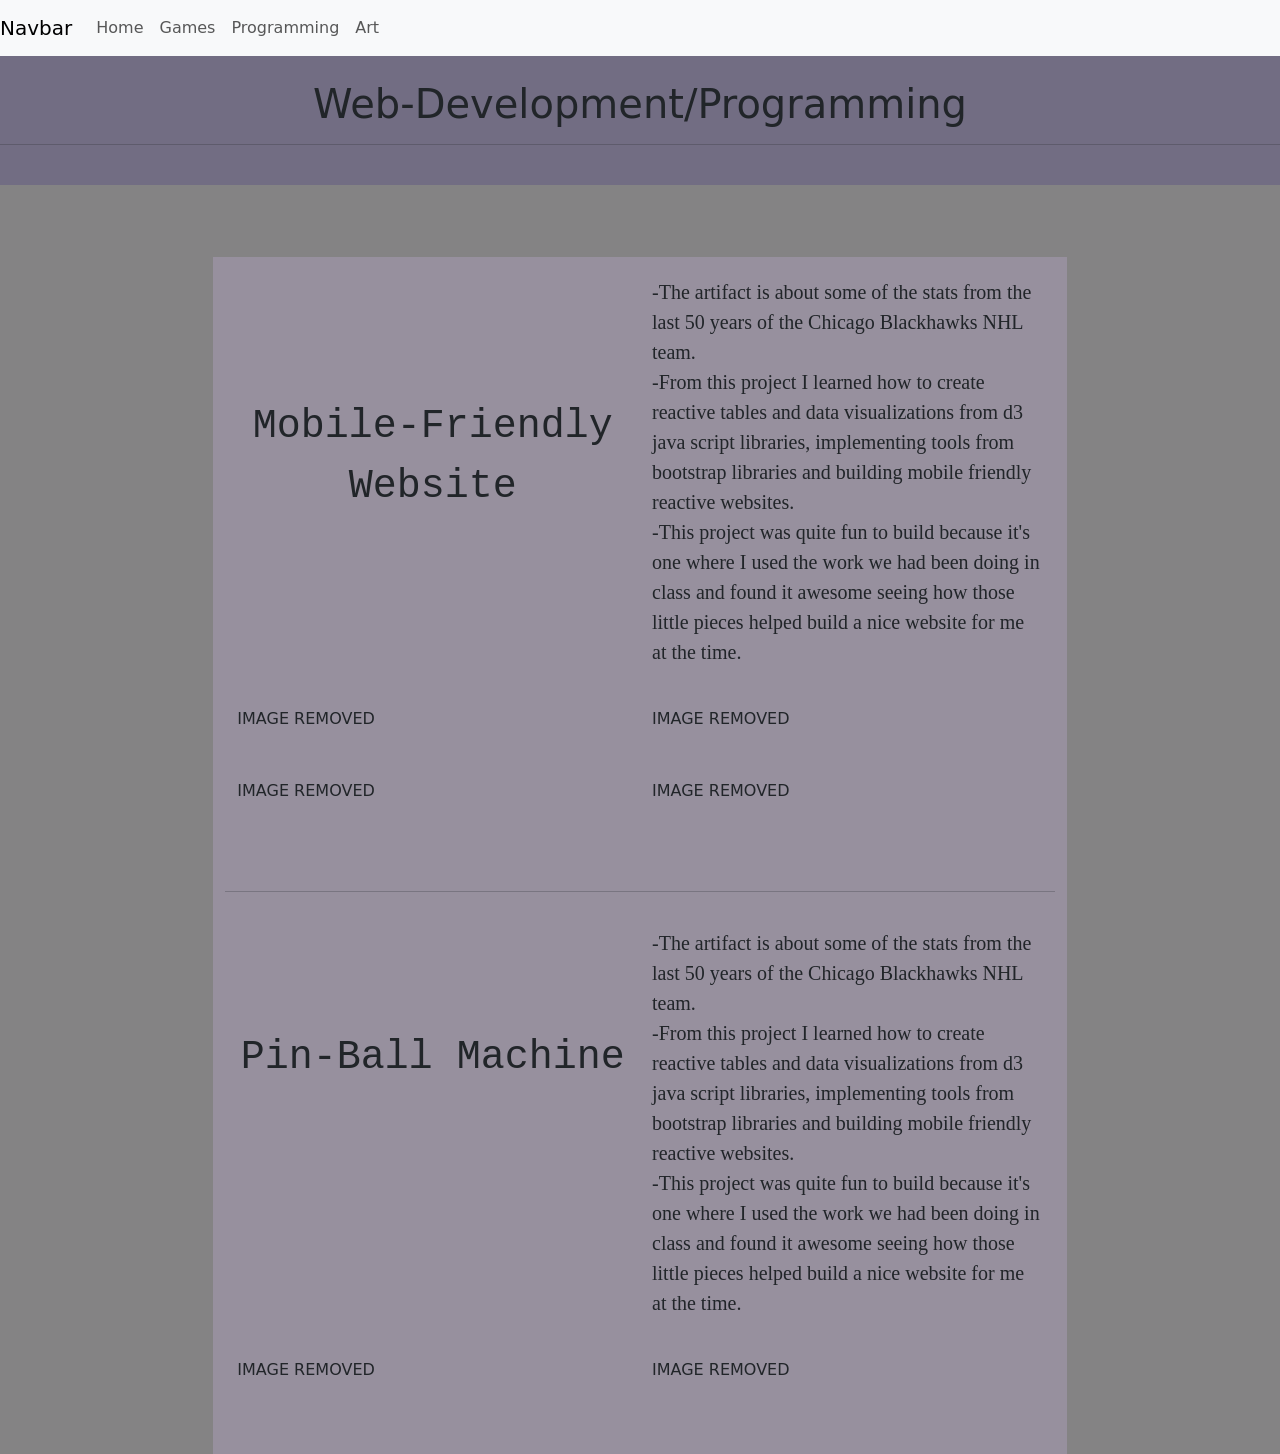
<file: programmingpage/programmingpage.html>
<!DOCTYPE html>
<html>

  <head>
    <meta charset='utf-8' />
    <meta name='viewport' content='width=device-width, initial-scale=1' />

    <link rel='stylesheet'
      href='https://cdnjs.cloudflare.com/ajax/libs/font-awesome/6.2.1/css/all.min.css' />

    <!--Bootstrap-->
    <link
      href="https://cdn.jsdelivr.net/npm/bootstrap@5.3.2/dist/css/bootstrap.min.css"
      rel="stylesheet"
      integrity="sha384-T3c6CoIi6uLrA9TneNEoa7RxnatzjcDSCmG1MXxSR1GAsXEV/Dwwykc2MPK8M2HN"
      crossorigin="anonymous">
    <script
      src="https://cdn.jsdelivr.net/npm/bootstrap@5.3.2/dist/js/bootstrap.bundle.min.js"
      integrity="sha384-C6RzsynM9kWDrMNeT87bh95OGNyZPhcTNXj1NW7RuBCsyN/o0jlpcV8Qyq46cDfL"
      crossorigin="anonymous"></script>

    <link rel='stylesheet' href='assets/css/programmingstyle.css' />
  </head>

  <body>

    <nav class="navbar navbar-expand-lg navbar-light bg-light" >
      <a class="navbar-brand" href="#">Navbar</a>
      <button class="navbar-toggler" type="button" data-toggle="collapse"
        data-target="#navbarNav"
        aria-controls="navbarNav" aria-expanded="false"
        aria-label="Toggle navigation">
        <span class="navbar-toggler-icon"></span>
      </button>
      <div class="collapse navbar-collapse" id="navbarNav">
        <ul class="navbar-nav">
          <li class="nav-item active">
            <a class="nav-link"
              href="file:///C:/Users/casey/Portfolio/homepage.html">Home</a>
          </li>
          <li class="nav-item">
            <a class="nav-link"
              href="file:///C:/Users/casey/Portfolio/gamespage/gamespage.html">Games</a>
          </li>
          <li class="nav-item">
            <a class="nav-link" href="#">Programming<span
                class="sr-only">(current)</span></a>
          </li>
          <li class="nav-item">
            <a class="nav-link"
              href="file:///C:/Users/casey/Portfolio/artpage/artpage.html">Art</a>
          </li>
        </ul>
      </div>
    </nav>


    <div id="topbar"><br><h1>Web-Development/Programming</h1><hr><br></div>
    
    

    <br><br><br>

    <div class="container-fluid">
      <div class="row">
        <!-- Left Column -->
        <div class="col-sm-2">
         
        </div>
        <!-- Middle Column -->
        <div class="col-sm-8"  id="centerbackground">

          <div class="container">
            <div class="row">
              <div class="col"><p class="bh-title">Mobile-Friendly Website</p></div>
              <div class="col"><p class="project-text">-The artifact is about some of the stats from the last 50 years of
                the Chicago Blackhawks NHL team.
                <br> -From this project I learned how to create reactive tables and
                data visualizations from d3
                java script libraries, implementing tools from bootstrap libraries
                and building mobile friendly
                reactive websites.<br> -This project was quite fun to build because
                it's one where I used the work
                we had been doing in class and found it awesome seeing how those
                little pieces helped build a
                nice website for me at the time. </p>
                <br></div>

                
                
                

              <div class="w-100"></div>

              <div class="col">IMAGE REMOVED</div>

              <div class="col">
                IMAGE REMOVED
              </div>
            </div>
          </div>

          <br><br>

          <div class="container">
            <div class="row">
              <div class="col">IMAGE REMOVED</div>
              <div class="col">IMAGE REMOVED</div>
              <div class="w-100"></div>
            </div>
          </div>

          <br><br><br>
          <hr>



          <div class="container">
            <div class="row">
              <div class="col"><p class="pb-title">Pin-Ball Machine</p></div>
              <div class="col"><p class="project-text">-The artifact is about some of the stats from the last 50 years of
                the Chicago Blackhawks NHL team.
                <br> -From this project I learned how to create reactive tables and
                data visualizations from d3
                java script libraries, implementing tools from bootstrap libraries
                and building mobile friendly
                reactive websites.<br> -This project was quite fun to build because
                it's one where I used the work
                we had been doing in class and found it awesome seeing how those
                little pieces helped build a
                nice website for me at the time. </p>
                <br></div>
              <div class="w-100"></div>
              <div class="col">IMAGE REMOVED</div>
              <div class="col">IMAGE REMOVED</div>
            </div>
          </div>

          
          <br><br><br>


    







        <!-- Right Column -->
        <div class="col-sm-2">
        </div>
      </div>
    </div>
  </body>

</html>
</file>
<file: Resume.css>
body {
    margin: 0;
    font-family: Arial, sans-serif;
    background: linear-gradient(135deg, #111827, #374151, #e5e7eb);
    color: #111827;
}

.resume-wrapper {
    max-width: 1250px;
    margin: 30px auto;
    background: #ffffff;
    box-shadow: 0 10px 35px rgba(0, 0, 0, 0.35);
    border-radius: 14px;
    overflow: hidden;
}

.resume-header {
    display: flex;
    align-items: center;
    background: linear-gradient(135deg, #0f172a, #1f2937, #374151);
    color: #ffffff;
    padding: 42px 40px;
    position: relative;
    overflow: hidden;
}

    .resume-header::after {
        content: "";
        position: absolute;
        top: 0;
        right: 0;
        width: 60%;
        height: 100%;
        pointer-events: none;
        background: repeating-linear-gradient( 75deg, rgba(255,255,255,0.12) 0px, rgba(255,255,255,0.12) 2px, transparent 2px, transparent 35px );
        mask-image: linear-gradient( to left, rgba(0,0,0,1), rgba(0,0,0,0) );
        -webkit-mask-image: linear-gradient( to left, rgba(0,0,0,1), rgba(0,0,0,0) );
    }

.profile-photo {
    width: 140px;
    height: 140px;
    border-radius: 50%;
    overflow: hidden;
    margin-right: 28px;
    flex-shrink: 0;
    border: 3px solid rgba(255,255,255,0.9);
    box-shadow: 0 4px 15px rgba(0,0,0,0.35), 0 0 0 1px rgba(255,255,255,0.15);
}

    .profile-photo img {
        width: 100%;
        height: 100%;
        object-fit: cover;
        object-position: center 20%;
        display: block;
        image-rendering: auto;
    }

.resume-header h1 {
    margin: 0;
    font-size: 3rem;
    letter-spacing: 2px;
    z-index: 1;
}

.resume-header p {
    margin-top: 12px;
    font-size: 1.08rem;
    opacity: 0.95;
    z-index: 1;
}

.resume-body {
    display: flex;
}

.sidebar {
    width: 27%;
    padding: 28px 24px;
    background: linear-gradient(180deg, #f9fafb, #e5e7eb);
    border-right: 1px solid #d1d5db;
}

.main-content {
    width: 73%;
    padding: 38px 44px;
}

h2 {
    color: #111827;
    border-bottom: 2px solid #9ca3af;
    padding-bottom: 7px;
    margin-top: 0;
    letter-spacing: 0.3px;
}

section {
    margin-bottom: 28px;
}

p {
    line-height: 1.42;
}

ul {
    margin-top: 8px;
    padding-left: 22px;
}

li {
    margin-bottom: 6px;
}

a {
    color: #111827;
    text-decoration: underline;
}

    a:hover {
        color: #4b5563;
    }

.sidebar h2 {
    margin-top: 24px;
}

    .sidebar h2:first-child {
        margin-top: 0;
    }

.sidebar ul {
    padding-left: 20px;
}

strong {
    color: #000000;
}

.main-content section {
    background: #ffffff;
    border-radius: 10px;
}

.main-content p strong {
    font-size: 1.02rem;
}

@media print {
    body {
        background: #ffffff;
    }

    .resume-wrapper {
        margin: 0;
        box-shadow: none;
        border-radius: 0;
        max-width: 100%;
    }
}
</file>
<file: assets/css/artstyle.css>
.titillium-web-bold {
  font-family: "Titillium Web", sans-serif;
  font-weight: 700;
  font-style: normal;
  text-align: center;
  font-size: 38px;
  padding-top: 100px;
}

  
  h1 {
    text-align: center;
    font-family: "Kanit", sans-serif;
  font-weight: 700;
  font-style: normal;
  font-size: 50px;
}

#img {
  height: auto;
  width: auto;
}

.pb-title {
  text-align: center;
  font-size: 40px;
  margin-top: 120px;
  font-family: 'Courier New', Courier, monospace;
}

.project-text {
  font-size: 20px;
  margin-top: 20px;
  font-family: 'Trebuchet MS';
}

#centerbackground {
  background-color: #EEEEEE;
  border-radius: 40px; 
    overflow: hidden;  
    border: 5px solid rgba(179, 179, 179, 0.671);
  padding: 10px; 
}




#topbar {
  background-color: #76ABAE;
  margin-top: 40px;
}

body {
  background-color: #222831;
  margin: 0;
  padding: 0;
  height: 100vh; 
}





.video {
  max-width: 100%;
  height: auto;
}


hr.dashed {
  border-top: 4px dashed #000000;
}


.nav-font {
  font-family:'Lucida Sans Unicode';
  color: #d1d1d1;
}



.custom-navbar {
  background-color: #3D3B40; /* Dark purple color */
  font-size: 18px; /* Larger font size */
}

.custom-navbar .navbar-nav .nav-link {
  color: #d1d1d1; /* Font color */
  border-right: 1px solid #d1d1d1; /* Small black lines between items */
}

.custom-navbar .navbar-nav .nav-link:hover {
  color: #fff; /* Hover font color */
  background-color: #d1d1d1; /* Hover background color */
}

.custom-navbar .navbar-toggler-icon {
  border-color: #d1d1d1; /* Color of the toggler icon */
}






.footfont {
  font-family: "Quicksand", sans-serif;
  font-optical-sizing: auto;
  font-weight: 200px;
  font-style: normal;
}


#bottombar {
  position: fixed;
  bottom: 0;
  left: 0;
  width: 100%;
  background-color: #76ABAE;
  padding: 4px 0; /* Reduced padding */
  text-align: center; /* Center align the content */
}

#bottombar p {
  margin-bottom: 0; /* Remove default paragraph margin */
}

#bottombar a {
  color: rgb(0, 0, 0); /* Change link color */
}

#bottombar i {
  vertical-align: middle; /* Align icons vertically */
}

#socialscolor {
  font-size: 18px; /* Reduced font size */
  text-align: left;
  color: rgb(0, 0, 0);
  margin-bottom: 1px; /* Add margin to socials text */
  margin-left: 10px; /* Adjusted margin */
}

.container {
  margin: 0 auto; /* Center the container */
  max-width: 1200px; /* Set max-width for better responsiveness */
}

.row.text-center {
  display: flex; /* Use flexbox for better alignment */
  justify-content: center; /* Center items horizontally */
  align-items: center; /* Center items vertically */
}

.col-md-3 {
  padding: 10px 5px; /* Adjust spacing between columns */
}

.col-md-3 p {
  margin-bottom: 0; /* Remove default margin for paragraphs */
}

#bottombar a:hover {
  text-decoration: underline;
  color: rgb(143, 143, 143);
}




.imgborder {
  border: 1px solid #494949d8;
  border-radius: 2px;
  padding: 5px;
}

.video-container {
  position: relative;
  width: 100%;
  padding-bottom: 56.25%; /* 16:9 aspect ratio (height: 9, width: 16) */
  overflow: hidden;
}

.video-container iframe {
  position: absolute;
  top: 0;
  left: 0;
  width: 100%;
  height: 100%;
}
.col {
  width: 100%;
}
</file>
<file: assets/css/gamesstyle.css>
.titillium-web-bold {
  font-family: "Titillium Web", sans-serif;
  font-weight: 700;
  font-style: normal;
  text-align: center;
  font-size: 38px;
  padding-top: 100px;
}

  
  h1 {
    text-align: center;
    font-family: "Kanit", sans-serif;
  font-weight: 700;
  font-style: normal;
  font-size: 50px;
}

#img {
  height: auto;
  width: auto;
}

.pb-title {
  text-align: center;
  font-size: 40px;
  margin-top: 120px;
  font-family: 'Courier New', Courier, monospace;
}

.project-text {
  font-size: 20px;
  margin-top: 20px;
  font-family: 'Trebuchet MS';
}

#centerbackground {
  background-color: #EEEEEE;
  border-radius: 40px; 
    overflow: hidden;  
    border: 5px solid rgba(179, 179, 179, 0.671);
  padding: 10px; 
}




#topbar {
  background-color: #76ABAE;
  margin-top: 40px;
}

body {
  background-color: #222831;
  margin: 0;
  padding: 0;
  height: 100vh; 
}





.video {
  max-width: 100%;
  height: auto;
}


hr.dashed {
  border-top: 4px dashed #000000;
}


.nav-font {
  font-family:'Lucida Sans Unicode';
  color: #d1d1d1;
}



.custom-navbar {
  background-color: #3D3B40; /* Dark purple color */
  font-size: 18px; /* Larger font size */
}

.custom-navbar .navbar-nav .nav-link {
  color: #d1d1d1; /* Font color */
  border-right: 1px solid #d1d1d1; /* Small black lines between items */
}

.custom-navbar .navbar-nav .nav-link:hover {
  color: #fff; /* Hover font color */
  background-color: #d1d1d1; /* Hover background color */
}

.custom-navbar .navbar-toggler-icon {
  border-color: #d1d1d1; /* Color of the toggler icon */
}






.footfont {
  font-family: "Quicksand", sans-serif;
  font-optical-sizing: auto;
  font-weight: 200px;
  font-style: normal;
}


#bottombar {
  position: fixed;
  bottom: 0;
  left: 0;
  width: 100%;
  background-color: #76ABAE;
  padding: 4px 0; /* Reduced padding */
  text-align: center; /* Center align the content */
}

#bottombar p {
  margin-bottom: 0; /* Remove default paragraph margin */
}

#bottombar a {
  color: rgb(0, 0, 0); /* Change link color */
}

#bottombar i {
  vertical-align: middle; /* Align icons vertically */
}

#socialscolor {
  font-size: 18px; /* Reduced font size */
  text-align: left;
  color: rgb(0, 0, 0);
  margin-bottom: 1px; /* Add margin to socials text */
  margin-left: 10px; /* Adjusted margin */
}

.container {
  margin: 0 auto; /* Center the container */
  max-width: 1200px; /* Set max-width for better responsiveness */
}

.row.text-center {
  display: flex; /* Use flexbox for better alignment */
  justify-content: center; /* Center items horizontally */
  align-items: center; /* Center items vertically */
}

.col-md-3 {
  padding: 10px 5px; /* Adjust spacing between columns */
}

.col-md-3 p {
  margin-bottom: 0; /* Remove default margin for paragraphs */
}

#bottombar a:hover {
  text-decoration: underline;
  color: rgb(143, 143, 143);
}




.imgborder {
  border: 1px solid #494949d8;
  border-radius: 2px;
  padding: 5px;
}

.video-container {
  position: relative;
  width: 100%;
  padding-bottom: 56.25%; /* 16:9 aspect ratio (height: 9, width: 16) */
  overflow: hidden;
}

.video-container iframe {
  position: absolute;
  top: 0;
  left: 0;
  width: 100%;
  height: 100%;
}
.col {
  width: 100%;
}
</file>
<file: assets/css/homestyle.css>
.titillium-web-bold {
  font-family: "Titillium Web", sans-serif;
  font-weight: 700;
  font-style: normal;
  text-align: center;
  font-size: 38px;
  padding-top: 100px;
}

  
  h1 {
    text-align: center;
    font-family: "Kanit", sans-serif;
  font-weight: 700;
  font-style: normal;
  font-size: 50px;
}

#img {
  height: auto;
  width: auto;
}

.pb-title {
  text-align: center;
  font-size: 40px;
  margin-top: 120px;
  font-family: 'Courier New', Courier, monospace;
}

.project-text {
  font-size: 20px;
  margin-top: 140px; /* Adjust this value to lower or raise the text */
  font-family: 'Trebuchet MS';
}


#centerbackground {
  background-color: #EEEEEE;
  border-radius: 40px; 
    overflow: hidden;  
    border: 5px solid rgba(179, 179, 179, 0.671);
  padding: 10px; 
  
}




#topbar {
  background-color: #76ABAE;
  margin-top: 40px;
}

body {
  background-color: #222831;
  margin: 0;
  padding: 0;
  height: 100vh; 
}





.video {
  max-width: 100%;
  height: auto;
}


hr.dashed {
  border-top: 4px dashed #000000;
}


.nav-font {
  font-family:'Lucida Sans Unicode';
  color: #d1d1d1;
}



.custom-navbar {
  background-color: #3D3B40; /* Dark purple color */
  font-size: 18px; /* Larger font size */
}

.custom-navbar .navbar-nav .nav-link {
  color: #d1d1d1; /* Font color */
  border-right: 1px solid #d1d1d1; /* Small black lines between items */
}

.custom-navbar .navbar-nav .nav-link:hover {
  color: #fff; /* Hover font color */
  background-color: #d1d1d1; /* Hover background color */
}

.custom-navbar .navbar-toggler-icon {
  border-color: #d1d1d1; /* Color of the toggler icon */
}






.footfont {
  font-family: "Quicksand", sans-serif;
  font-optical-sizing: auto;
  font-weight: 200px;
  font-style: normal;
}


#bottombar {
  position: fixed;
  bottom: 0;
  left: 0;
  width: 100%;
  background-color: #76ABAE;
  padding: 4px 0; /* Reduced padding */
  text-align: center; /* Center align the content */
}

#bottombar p {
  margin-bottom: 0; /* Remove default paragraph margin */
}

#bottombar a {
  color: rgb(0, 0, 0); /* Change link color */
}

#bottombar i {
  vertical-align: middle; /* Align icons vertically */
}

#socialscolor {
  font-size: 18px; /* Reduced font size */
  text-align: left;
  color: rgb(0, 0, 0);
  margin-bottom: 1px; /* Add margin to socials text */
  margin-left: 10px; /* Adjusted margin */
}

.container {
  margin: 0 auto; /* Center the container */
  max-width: 1200px; /* Set max-width for better responsiveness */
}

.row.text-center {
  display: flex; /* Use flexbox for better alignment */
  justify-content: center; /* Center items horizontally */
  align-items: center; /* Center items vertically */
}

.col-md-3 {
  padding: 10px 5px; /* Adjust spacing between columns */
}

.col-md-3 p {
  margin-bottom: 0; /* Remove default margin for paragraphs */
}

#bottombar a:hover {
  text-decoration: underline;
  color: rgb(143, 143, 143);
}




.imgborder {
  border: 1px solid #494949d8;
  border-radius: 2px;
  padding: 5px;
}

.video-container {
  position: relative;
  width: 100%;
  padding-bottom: 56.25%; /* 16:9 aspect ratio (height: 9, width: 16) */
  overflow: hidden;
}

.video-container iframe {
  position: absolute;
  top: 0;
  left: 0;
  width: 100%;
  height: 100%;
}
.col {
  width: 100%;
}
</file>
<file: assets/css/programmingstyle.css>
.titillium-web-bold {
  font-family: "Titillium Web", sans-serif;
  font-weight: 700;
  font-style: normal;
  text-align: center;
  font-size: 38px;
  padding-top: 100px;
}

  
  h1 {
    text-align: center;
    font-family: "Kanit", sans-serif;
  font-weight: 700;
  font-style: normal;
  font-size: 50px;
}

#img {
  height: auto;
  width: auto;
}

.pb-title {
  text-align: center;
  font-size: 40px;
  margin-top: 120px;
  font-family: 'Courier New', Courier, monospace;
}

.project-text {
  font-size: 20px;
  margin-top: 20px;
  font-family: 'Trebuchet MS';
}

#centerbackground {
  background-color: #EEEEEE;
  border-radius: 40px; 
    overflow: hidden;  
    border: 5px solid rgba(179, 179, 179, 0.671);
  padding: 10px; 
}




#topbar {
  background-color: #76ABAE;
  margin-top: 40px;
}

body {
  background-color: #222831;
  margin: 0;
  padding: 0;
  height: 100vh; 
}





.video {
  max-width: 100%;
  height: auto;
}


hr.dashed {
  border-top: 4px dashed #000000;
}


.nav-font {
  font-family:'Lucida Sans Unicode';
  color: #d1d1d1;
}



.custom-navbar {
  background-color: #3D3B40; /* Dark purple color */
  font-size: 18px; /* Larger font size */
}

.custom-navbar .navbar-nav .nav-link {
  color: #d1d1d1; /* Font color */
  border-right: 1px solid #d1d1d1; /* Small black lines between items */
}

.custom-navbar .navbar-nav .nav-link:hover {
  color: #fff; /* Hover font color */
  background-color: #d1d1d1; /* Hover background color */
}

.custom-navbar .navbar-toggler-icon {
  border-color: #d1d1d1; /* Color of the toggler icon */
}






.footfont {
  font-family: "Quicksand", sans-serif;
  font-optical-sizing: auto;
  font-weight: 200px;
  font-style: normal;
}


#bottombar {
  position: fixed;
  bottom: 0;
  left: 0;
  width: 100%;
  background-color: #76ABAE;
  padding: 4px 0; /* Reduced padding */
  text-align: center; /* Center align the content */
}

#bottombar p {
  margin-bottom: 0; /* Remove default paragraph margin */
}

#bottombar a {
  color: rgb(0, 0, 0); /* Change link color */
}

#bottombar i {
  vertical-align: middle; /* Align icons vertically */
}

#socialscolor {
  font-size: 18px; /* Reduced font size */
  text-align: left;
  color: rgb(0, 0, 0);
  margin-bottom: 1px; /* Add margin to socials text */
  margin-left: 10px; /* Adjusted margin */
}

.container {
  margin: 0 auto; /* Center the container */
  max-width: 1200px; /* Set max-width for better responsiveness */
}

.row.text-center {
  display: flex; /* Use flexbox for better alignment */
  justify-content: center; /* Center items horizontally */
  align-items: center; /* Center items vertically */
}

.col-md-3 {
  padding: 10px 5px; /* Adjust spacing between columns */
}

.col-md-3 p {
  margin-bottom: 0; /* Remove default margin for paragraphs */
}

#bottombar a:hover {
  text-decoration: underline;
  color: rgb(143, 143, 143);
}




.imgborder {
  border: 1px solid #494949d8;
  border-radius: 2px;
  padding: 5px;
}
</file>
<file: artpage/assets/css/artstyle.css>
#imgborder {
    border: 1px solid #ddd;
    border-radius: 4px;
    padding: 5px;
    width: 150px;
  }
  
  h1 {
    text-align: center;
}

#img {
  height: auto;
  width: auto;
}

.project-title {
  text-align: center;
  font-size: 40px;
  margin-top: 50px;
  font-family: 'Courier New', Courier, monospace;
}

.project-text {
    font-size: 20px;
    margin-top: 20px;
    font-family: 'Trebuchet MS';
  }

#centerbackground {
  background-color: #97909E;;
}

body {
  background-color: #848384;
}
#topbar {
    background-color: #726D83;
  }
</file>
<file: programmingpage/assets/css/programmingstyle.css>
#imgborder {
    border: 1px solid #ddd;
    border-radius: 4px;
    padding: 5px;
    width: 150px;
  }
  
  h1 {
    text-align: center;
}

#img {
  height: auto;
  width: auto;
}

.pb-title {
  text-align: center;
  font-size: 40px;
  margin-top: 120px;
  font-family: 'Courier New', Courier, monospace;
}

.project-text {
  font-size: 20px;
  margin-top: 20px;
  font-family: 'Trebuchet MS';
}

#centerbackground {
  background-color: #97909E;
}

body {
  background-color: #848384;
}

.video {
  max-width: 100%;
  height: auto;
}

#topbar {
  background-color: #726D83;
}

#navbcolor {
  background-color: #211E26;
}

.bh-title {
  text-align: center;
  font-size: 40px;
  margin-top: 140px;
  font-family: 'Courier New', Courier, monospace;
}
</file>
